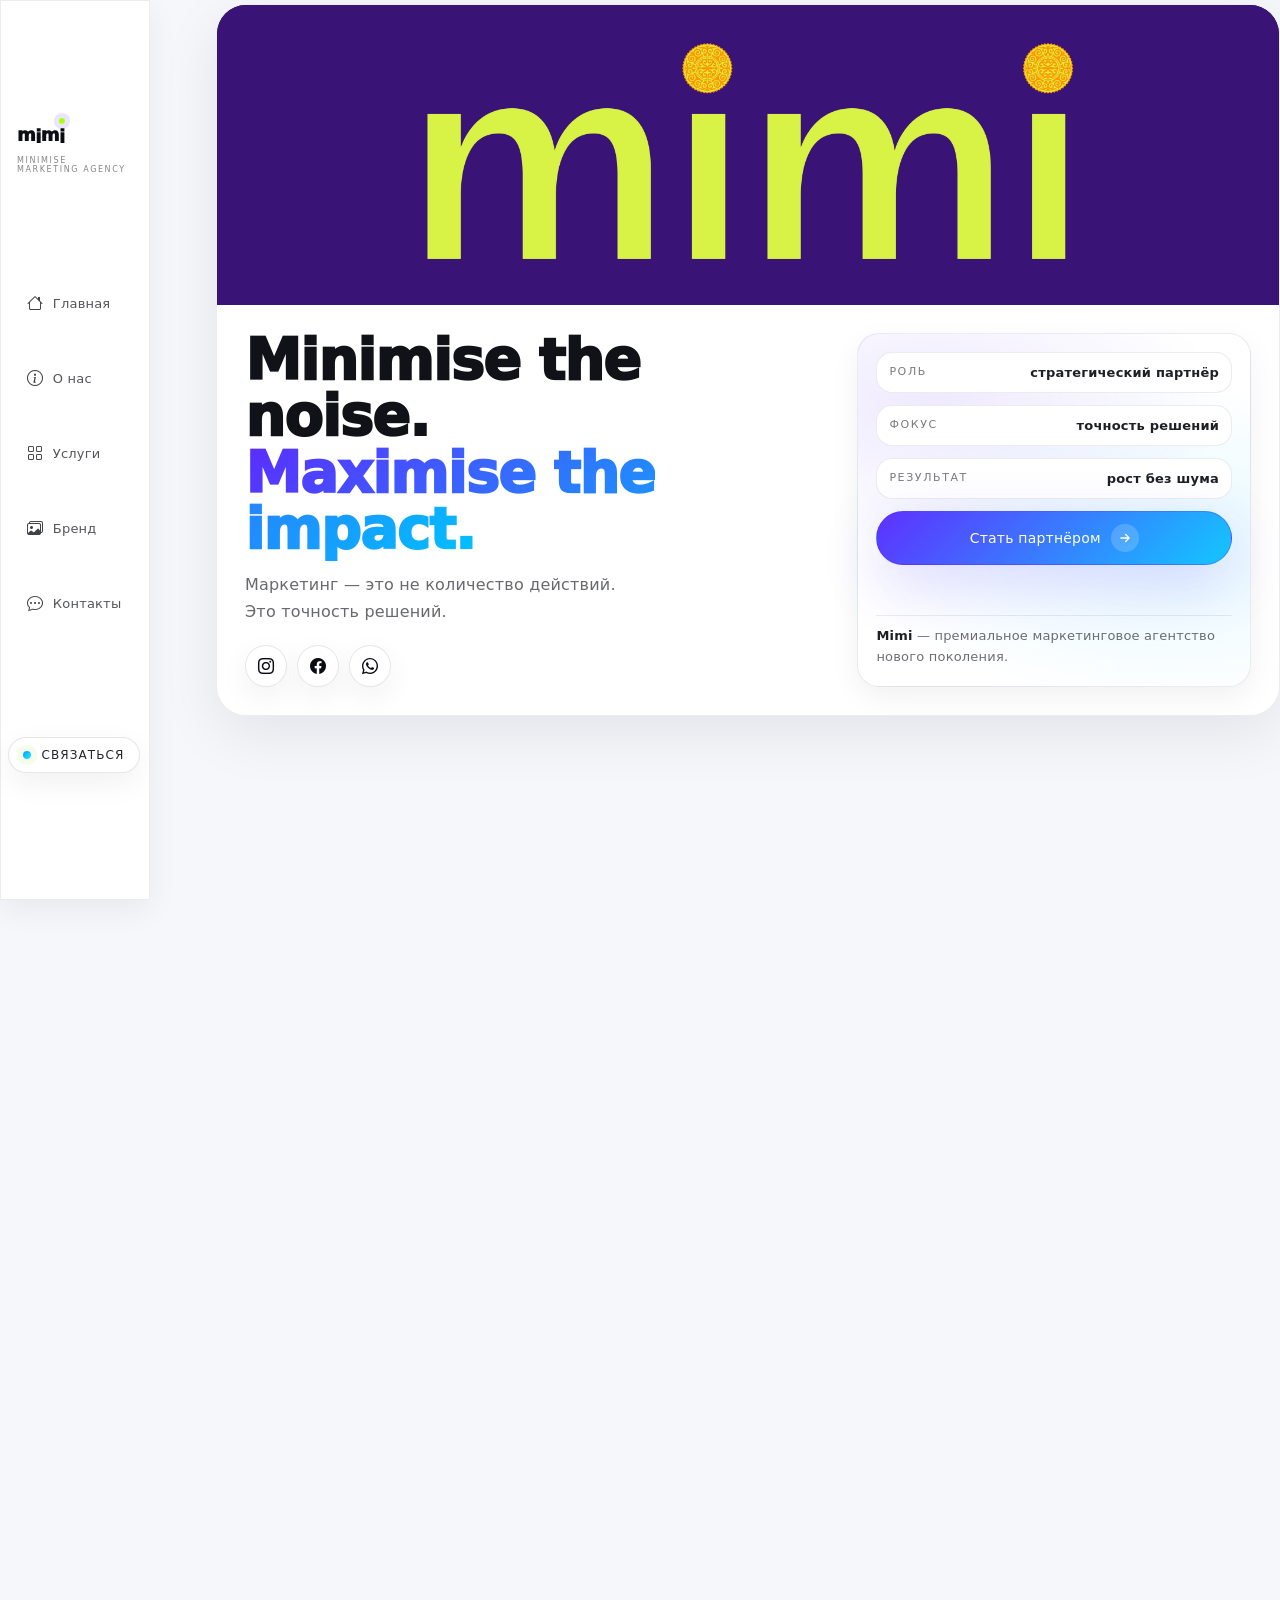
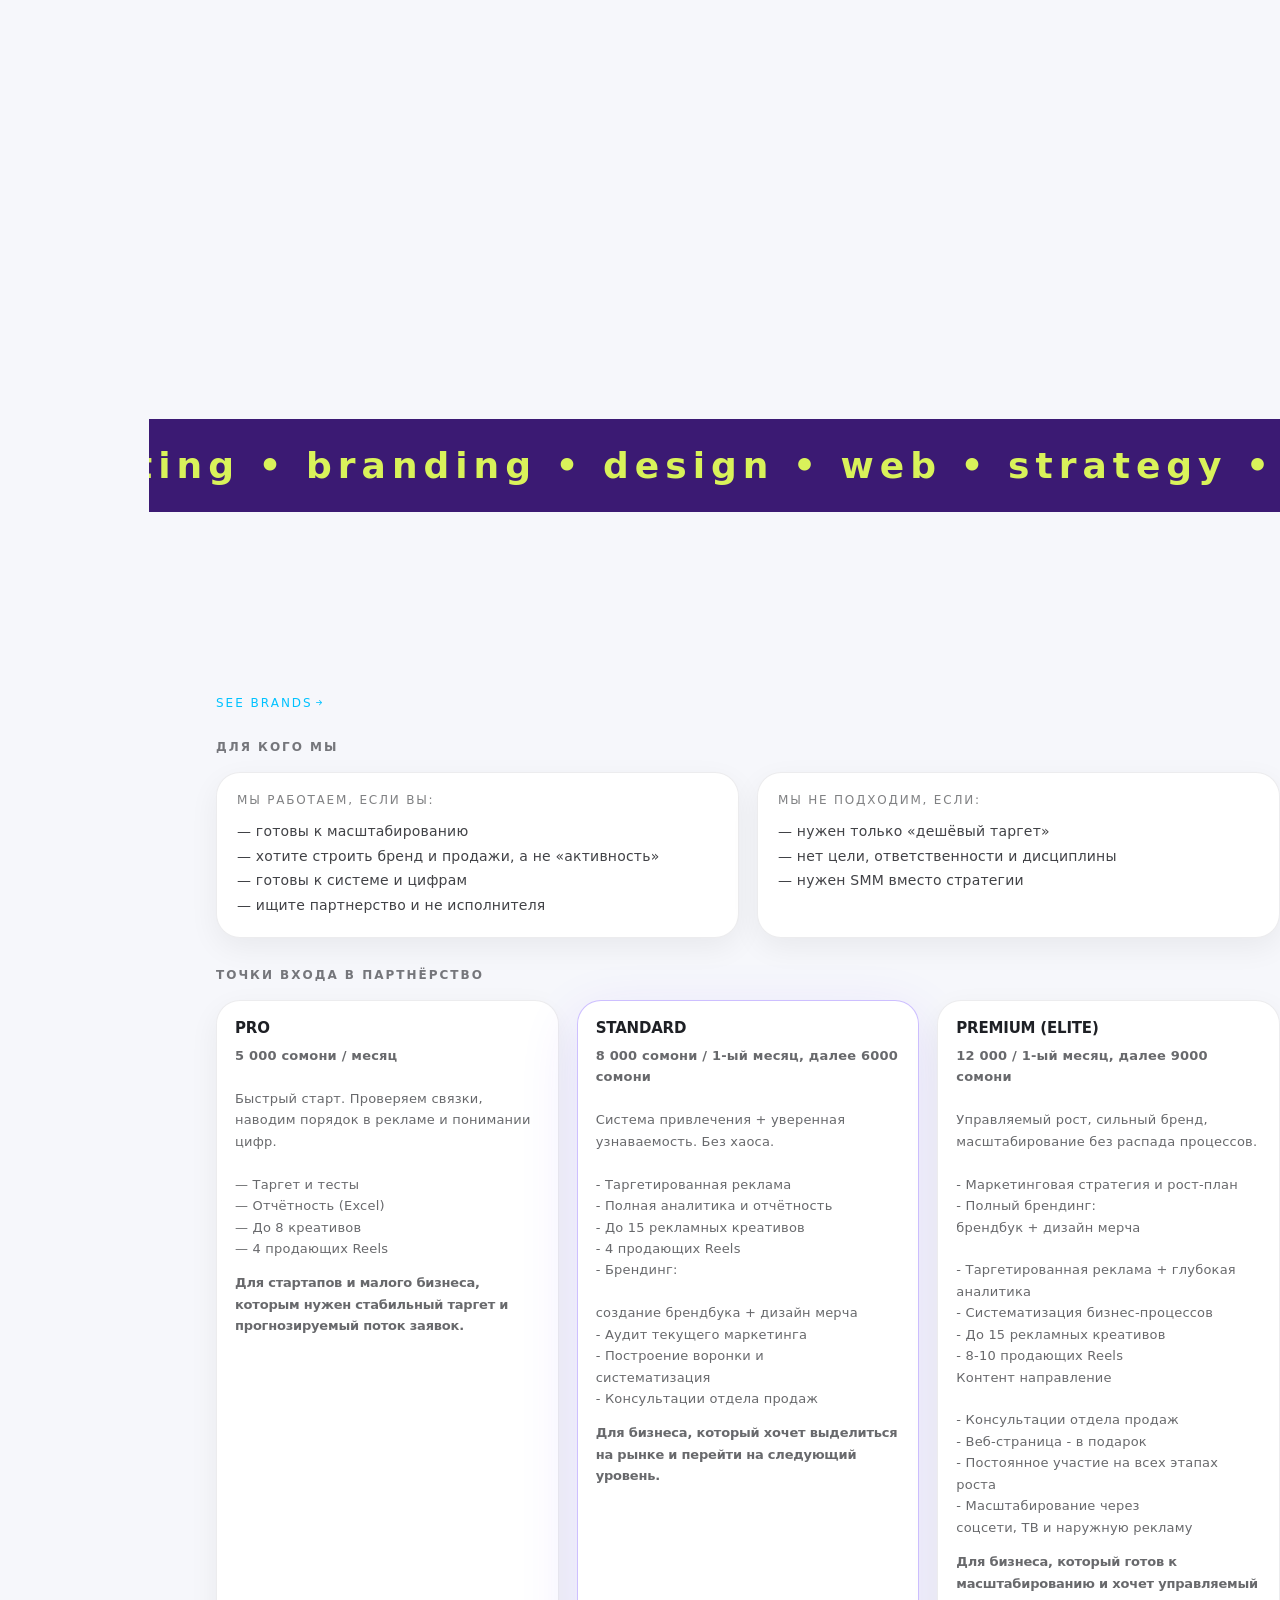
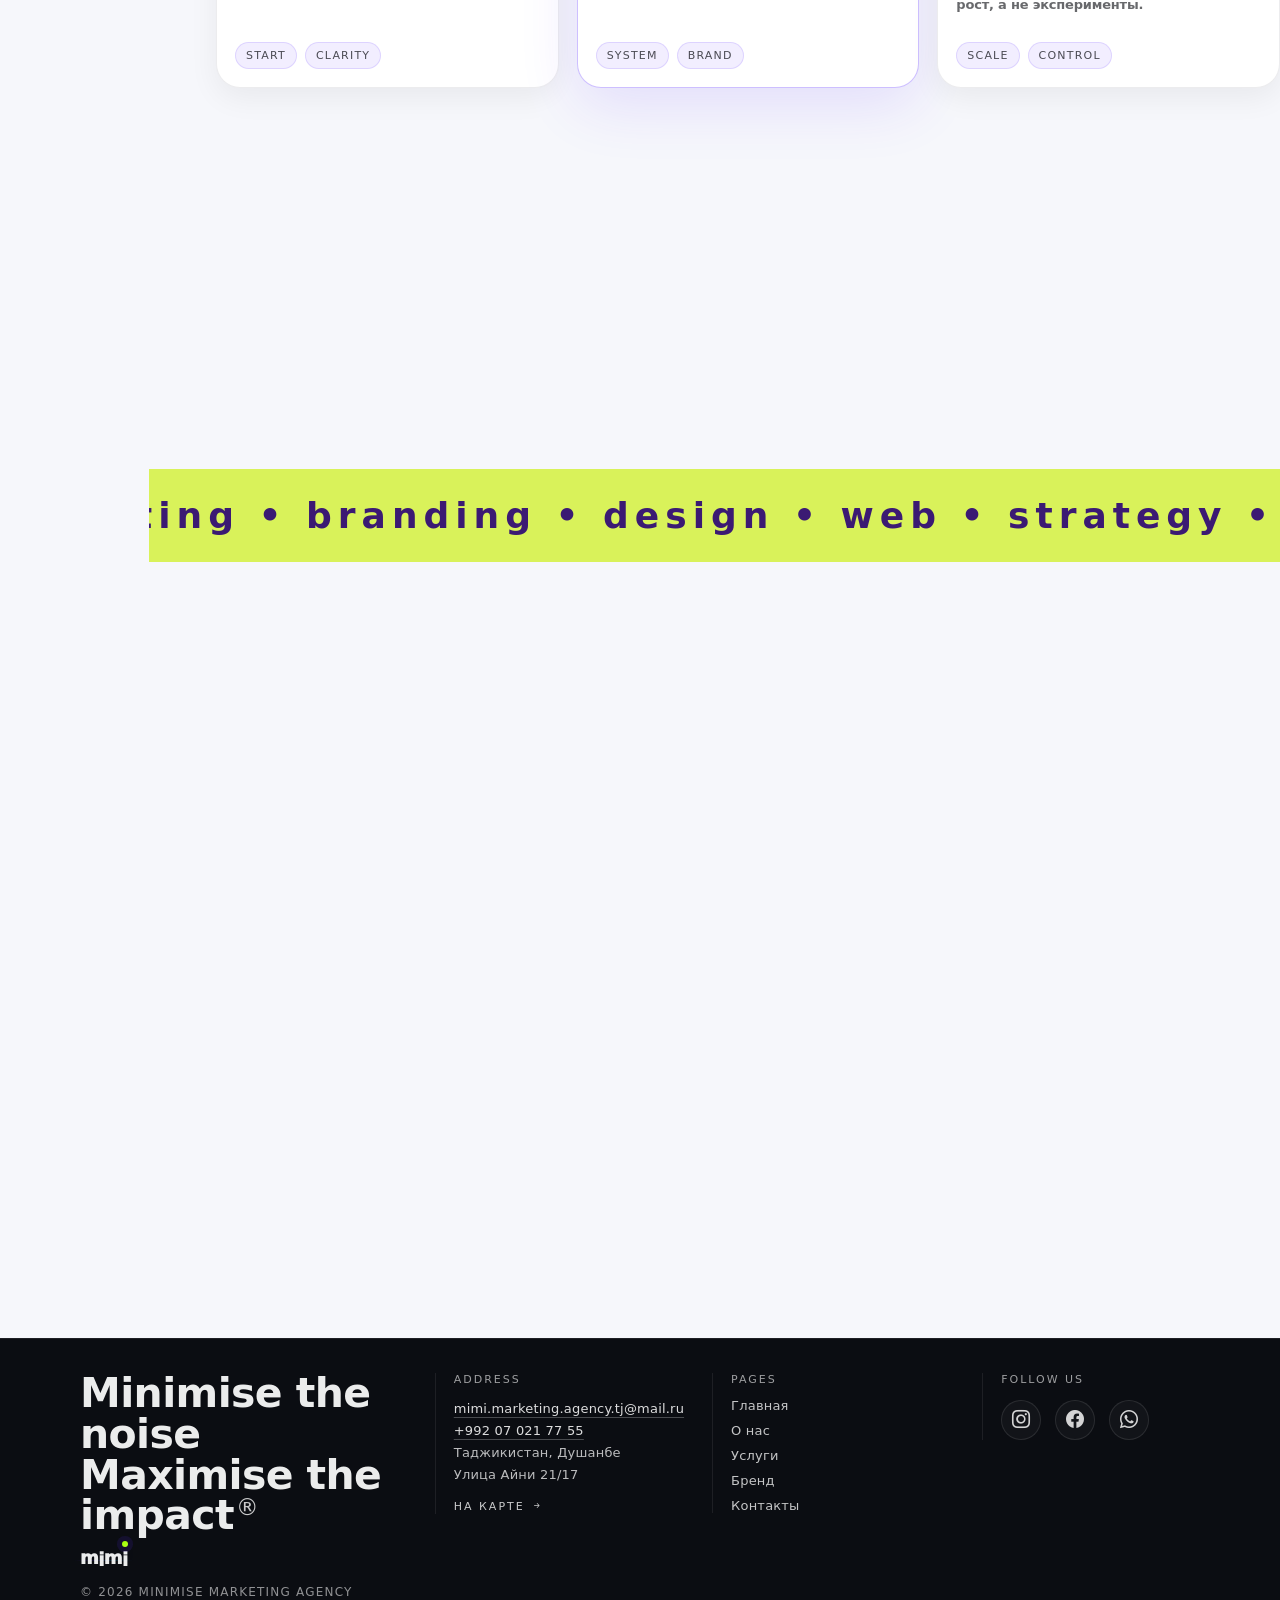
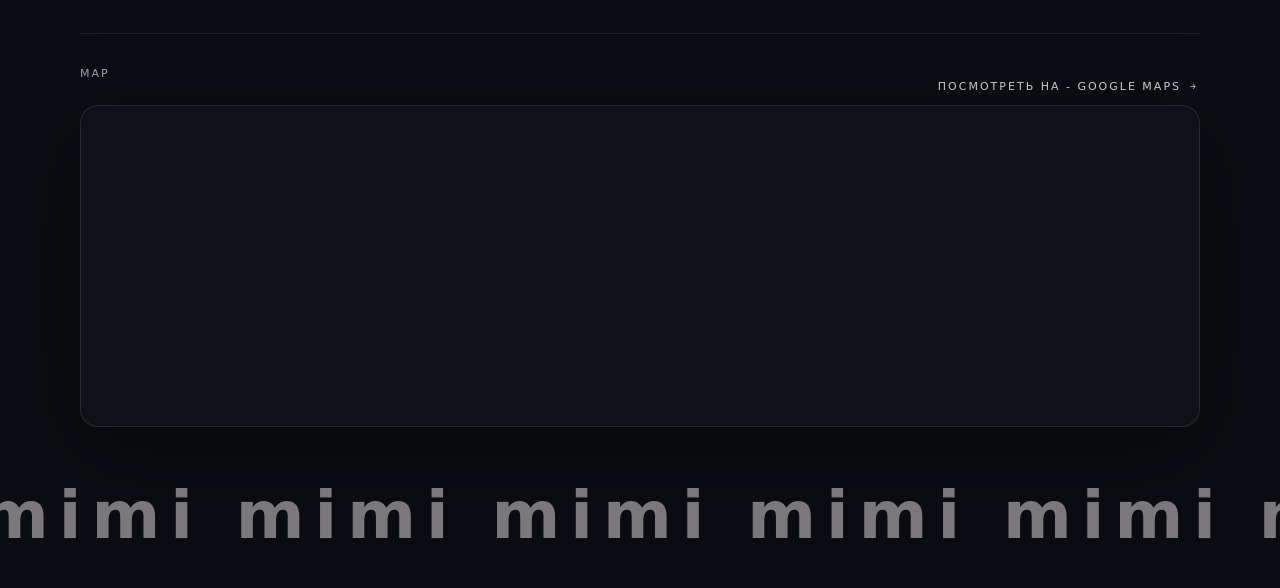
<file: mimi - page/index.html>
<!doctype html>
<html lang="ru">
<head>
  <meta charset="utf-8" />
  <meta name="viewport" content="width=device-width,initial-scale=1" />
  <title>mimi — minimise marketing agency</title>
  <meta name="description" content="mimi — премиальное маркетинговое агентство нового поколения. Minimise the noise. Maximise the impact." />

  <link rel="stylesheet" href="https://cdn.jsdelivr.net/npm/bootstrap-icons@1.11.3/font/bootstrap-icons.min.css" />
  <link rel="stylesheet" href="mimi.css">
</head>

<body>
  <div class="grain"></div>

  <div class="page">

      <aside class="side">
        <div class="side-card">
        <div class="text11">
            <div class="logo logo--mimi" aria-label="mimi">
              <span>m</span><span>i</span><span>m</span><span>i</span>
            </div>

            <div class="side-title">Minimise Marketing Agency</div>
        </div>
        

        <nav class="side-nav">
          <a href="index.html"><i class="bi bi-house" aria-hidden="true"></i><span>Главная</span></a>
          <a href="about.html"><i class="bi bi-info-circle" aria-hidden="true"></i><span>О нас</span></a>
          <a href="services.html"><i class="bi bi-grid" aria-hidden="true"></i><span>Услуги</span></a>
          <a href="work.html"><i class="bi bi-images" aria-hidden="true"></i><span>Бренд</span></a>
          <a href="contact.html"><i class="bi bi-chat-dots" aria-hidden="true"></i><span>Контакты</span></a>
        </nav>

        <div class="side-actions">
          <a class="pill-mini" href="contact.html">
            <span class="dot" aria-hidden="true"></span>
            <span>связаться</span>
          </a>
        </div>
      </div>
      </aside>


    <!-- CONTENT -->
    <main class="content">
      <!-- HERO -->
      <section class="hero">
        <div class="hero-shell card">
          <div class="hero-band" aria-hidden="true" >
            <img src="img/bg1.jpg" alt="" loading="eager" decoding="async">
          </div>

          <div class="hero-body" >
            <div>
              <h1 class="h1">
                Minimise the noise.<br>
                <span class="accent">Maximise the impact.</span>
              </h1>

              <p class="lead">
                Маркетинг — это не количество действий.<br>
                Это точность решений.
              </p>

              <div class="hero-actions">
                <div class="socials" aria-label="Соцсети">
                  <a class="iconbtn" href="https://instagram.com/mimi.agency.tj" target="_blank" rel="noreferrer" aria-label="Instagram">
                    <i class="bi bi-instagram" aria-hidden="true"></i>
                  </a>
                  <a class="iconbtn" href="https://www.facebook.com/profile.php?id=61586084697099" target="_blank" rel="noreferrer" aria-label="Telegram">
                    <i class="bi bi-facebook" aria-hidden="true"></i>
                  </a>
                  <a class="iconbtn" href="https://wa.me/992070217755" target="_blank" rel="noreferrer" aria-label="WhatsApp">
                    <i class="bi bi-whatsapp" aria-hidden="true"></i>
                  </a>
                </div>
              </div>
            </div>

            <aside class="hero-signal" aria-label="Позиционирование Mimi"> 
              <div class="signal-row">
                <div class="k">роль</div>
                <div class="v">стратегический партнёр</div>
              </div>
              <div class="signal-row">
                <div class="k">фокус</div>
                <div class="v">точность решений</div>
              </div>
              <div class="signal-row">
                <div class="k">результат</div>
                <div class="v">рост без шума</div>
              </div>

              <a class="btn btn-primary" href="#contact">
                  Стать партнёром
                  <span class="arrow" aria-hidden="true">
                    <svg width="14" height="14" viewBox="0 0 24 24" fill="none">
                      <path d="M5 12h12" stroke="white" stroke-width="2.2" stroke-linecap="round"/>
                      <path d="M13 6l6 6-6 6" stroke="white" stroke-width="2.2" stroke-linecap="round" stroke-linejoin="round"/>
                    </svg>
                  </span>
                </a>

              <div class="signal-note">
                <b>Mimi</b> — премиальное маркетинговое агентство нового поколения.
              </div>
            </aside>
          </div>
        </div>
      </section>

      <!-- VALUES -->
      <div class="section-head" id="values" data-reveal="zoom">
        <h2 class="section-title">Ценности Mimi</h2>
      </div>

      <section class="grid grid-3" aria-label="Ценности" data-reveal="up" >
        <div class="tile">
          <div>
            <p class="t-title">Точность вместо шума</p>
            <p class="t-sub">Каждое решение должно менять метрику или восприятие. Остальное — лишнее.</p>
          </div>
          <div class="chiprow"><span class="chip">фокус</span><span class="chip">impact</span></div>
        </div>

        <div class="tile">
          <div>
            <p class="t-title">Мышление сильнее инструментов</p>
            <p class="t-sub">Инструменты меняются. Логика, стратегия и вкус — остаются.</p>
          </div>
          <div class="chiprow"><span class="chip">strategy</span><span class="chip">taste</span></div>
        </div>

        <div class="tile">
          <div>
            <p class="t-title">Премиальная планка</p>
            <p class="t-sub">Мы работаем так, будто это наш бренд. Потому что репутация не делится.</p>
          </div>
          <div class="chiprow"><span class="chip">quality</span><span class="chip">details</span></div>
        </div>

        <div class="tile">
          <div>
            <p class="t-title">Результат = репутация</p>
            <p class="t-sub">Кейсы говорят громче обещаний. Мы строим узнаваемость и прибыль.</p>
          </div>
          <div class="chiprow"><span class="chip">cases</span><span class="chip">growth</span></div>
        </div>

        <div class="tile">
          <div>
            <p class="t-title">Партнёрство</p>
            <p class="t-sub">Мы не закрываем задачи. Мы ведём направление и принимаем ответственность.</p>
          </div>
          <div class="chiprow"><span class="chip">long-term</span><span class="chip">trust</span></div>
        </div>

        <div class="tile">
          <div>
            <p class="t-title">Система</p>
            <p class="t-sub">Маркетинг работает, когда всё связано: позиционирование, креатив, продажи, аналитика.</p>
          </div>
          <div class="chiprow"><span class="chip">system</span><span class="chip">control</span></div>
        </div>
      </section>

      <!-- BRAND -->
      <div class="section-head" id="brand" data-reveal="zoom">
        <h2 class="section-title">Mimi brand</h2>
      </div>

      <section id="cases" aria-label="Mimi brand gallery" data-reveal="up">
        <div class="brand-grid">
          <figure class="brand-item tall">
            <img src="img/brand1.jpg" alt="Mimi brand 1" loading="lazy" decoding="async">
          </figure>

          <figure class="brand-item">
            <img src="img/brand2.jpg" alt="Mimi brand 2" loading="lazy" decoding="async">
          </figure>

          <figure class="brand-item">
            <img src="img/brand3.jpg" alt="Mimi brand 3" loading="lazy" decoding="async">
          </figure>

          <figure class="brand-item tall">
            <img src="img/brand4.jpg" alt="Mimi brand 4" loading="lazy" decoding="async">
          </figure>

          <figure class="brand-item tall">
            <img src="img/brand5.jpg" alt="Mimi brand 5" loading="lazy" decoding="async">
          </figure>
        </div>
      </section>

      <!-- X DIAGONAL BRAND -->
<section class="x-diagonal">


  <div class="x-line line-1">
    <div class="x-text">
      mimi • marketing • branding • design • web • strategy • growth •
      mimi • marketing • branding • design • web • strategy • growth •
    </div>
  </div>

</section>

      <div class="section-head" id="brand" data-reveal="zoom">
        <a class="section-a" href="/work.html">see brands<i class="bi bi-arrow-right-short"></i></a>
      </div>

      <div class="lightbox" id="lightbox" aria-hidden="true">
        <button class="lightbox-close" type="button" aria-label="Закрыть">×</button>
        <img class="lightbox-img" alt="">
      </div>

      <!-- WHO -->
      <div class="section-head" id="who" data-reveal>
        <h2 class="section-title">Для кого мы</h2>
      </div>

      <section class="grid grid-2" data-reveal="right">
        <div class="big-block">
          <div class="label">Мы работаем, если вы:</div>
          <div class="text">
            — готовы к масштабированию<br>
            — хотите строить бренд и продажи, а не «активность»<br>
            — готовы к системе и цифрам<br>
            — ищите партнерство и не исполнителя
          </div>
        </div>

        <div class="big-block" data-reveal="left"> 
          <div class="label">Мы не подходим, если:</div>
          <div class="text">
            — нужен только «дешёвый таргет»<br>
            — нет цели, ответственности и дисциплины<br>
            — нужен SMM вместо стратегии
          </div>
        </div>
      </section>

      <!-- TARIFFS -->
      <div class="section-head" id="tariffs" data-reveal="zoom">
        <h2 class="section-title">Точки входа в партнёрство</h2>
      </div>

      <section class="grid grid-3" data-reveal="up">
        <div class="tile">
          <div>
            <p class="t-title">PRO</p>
            <p class="t-sub">
              <b>5 000 сомони / месяц</b><br><br>
              Быстрый старт. Проверяем связки, наводим порядок в рекламе и понимании цифр.<br><br>
              — Таргет и тесты<br>
              — Отчётность (Excel)<br>
              — До 8 креативов<br>
              — 4 продающих Reels
            </p>
            <p class="sub2">
              Для стартапов и малого бизнеса, которым нужен
              стабильный таргет и прогнозируемый поток заявок.
            </p>
          </div>
          <div class="chiprow"><span class="chip">start</span><span class="chip">clarity</span></div>
        </div>

        <div class="tile" style="border-color: rgba(91,44,255,.30); box-shadow: 0 18px 60px rgba(91,44,255,.12);">
          <div>
            <p class="t-title">STANDARD</p>
            <p class="t-sub">
              <b>8 000 сомони / 1-ый месяц, далее 6000 сомони</b><br><br>
              Система привлечения + уверенная узнаваемость. Без хаоса.<br><br>
              - Таргетированная реклама <br>
              - Полная аналитика и отчётность <br>
              - До 15 рекламных креативов<br>
              - 4 продающих Reels<br>
              - Брендинг:<br> <br>
              cоздание брендбука + дизайн
              мерча<br>
              - Аудит текущего маркетинга<br>
              - Построение воронки и<br>
              систематизация<br>
              - Консультации отдела продаж<br>
            </p>
            <p class="sub2">
              Для бизнеса, который хочет выделиться на рынке
              и перейти на следующий уровень.
            </p>
          </div>
          <div class="chiprow"><span class="chip">system</span><span class="chip">brand</span></div>
        </div>

        <div class="tile">
          <div>
            <p class="t-title">PREMIUM (ELITE)</p>
            <p class="t-sub">
              <b>12 000 / 1-ый месяц, далее 9000 сомони</b><br><br>
              Управляемый рост, сильный бренд, масштабирование без распада процессов.<br><br>
              - Маркетинговая стратегия и рост-план <br>
              - Полный брендинг:<br>
              брендбук + дизайн мерча<br> <br>
              - Таргетированная реклама + глубокая
              аналитика<br>
              - Систематизация бизнес-процессов<br>
              - До 15 рекламных креативов<br>
              - 8-10 продающих Reels<br>
              Контент направление<br> <br>
              - Консультации отдела продаж<br>
              - Веб-страница - в подарок<br>
              - Постоянное участие на всех этапах роста<br>
              - Масштабирование через<br>
              соцсети, ТВ и наружную рекламу<br>
            </p>
            <p class="sub2">
              Для бизнеса, который готов к масштабированию
              и хочет управляемый рост, а не эксперименты.
            </p>
          </div>
          <div class="chiprow"><span class="chip">scale</span><span class="chip">control</span></div>
        </div>
      </section>


      <section class="big-block important" style="margin-top: var(--gap);" data-reveal="up">
        <div class="label">Важно:</div>
        <div class="text">
          SMM-ведение не входит, рекламные бюджеты не включены, производство мерча — только дизайн.<br><br>
          Брендинг мерч - 4000 <br>
          Веб страницы от 999 сомони <br>
          Консультации отдела продаж от 800 сомони
        </div>
      </section>


      <!-- X DIAGONAL BRAND -->
<section class="x-diagonal">

  <div class="x-line line-2">
    <div class="x-text">
      mimi • marketing • branding • design • web • strategy • growth •
      mimi • marketing • branding • design • web • strategy • growth •
    </div>
  </div>

</section>

      <!-- FAQ -->
<div class="section-head" data-reveal="zoom">
  <h2 class="section-title">Часто задаваемые вопросы</h2>
</div>

<section class="faq-section" data-reveal="up">

  <details class="faq-item">
    <summary>Сколько стоят ваши услуги?</summary>
    <p>
      Стоимость услуг зависит от выбранного тарифа и набора дополнительных услуг.
      Итоговая цена формируется после обсуждения задач, целей проекта и объёма работ.
    </p>
  </details>

  <details class="faq-item">
    <summary>Вы занимаетесь SMM-ведением?</summary>
    <p>
      Нет, SMM-ведение не входит в перечень наших услуг и обязанностей.
    </p>
  </details>

  <details class="faq-item">
    <summary>Делаете ли вы сайты «под ключ»?</summary>
    <p>
      Да, мы разрабатываем сайты «под ключ» на основе фронтенда.
      Проекты со сложным бэкендом на данный момент не выполняем.
    </p>
  </details>

  <details class="faq-item">
    <summary>Какие услуги вы предлагаете?</summary>
    <p>
      Мы работаем комплексно — от стратегии до реализации:
      <br><br>
      — Стратегия и позиционирование<br>
      — Брендинг и дизайн<br>
      — Реклама (таргет, ТВ, наружная реклама)<br>
      — Продакшн<br>
      — Сайты и консультации отдела продаж
    </p>
  </details>

  <details class="faq-item">
    <summary>Как происходит оплата?</summary>
    <p>
      Оплата производится электронным способом до начала выполнения работ.
    </p>
  </details>

  <details class="faq-item">
    <summary>Можно ли вносить изменения после создания сайта?</summary>
    <p>
      Да, предусмотрено до 3 правок.
      Каждая правка должна быть сформулирована одним предложением с чётким описанием.
    </p>
  </details>

  <details class="faq-item">
    <summary>Есть ли гарантии по таргетированной рекламе?</summary>
    <p>
      Гарантии не предоставляются. Результат зависит от ниши, бюджета,
      конкуренции, сезонности, алгоритмов платформ и поведения аудитории.
      <br><br>
      Мы обеспечиваем профессиональную настройку, аналитику и оптимизацию.
    </p>
  </details>

</section>


    </main>
  </div>

  <!-- FOOTER (dark, clean) -->
<footer class="mimi-footer" role="contentinfo">
  <div class="mimi-footer__inner">
    <!-- LEFT -->
    <div class="mimi-footer__brand">
      <div class="mimi-footer__headline">
        Minimise the noise <br>
        Maximise the <br>  
        impact<span class="mimi-footer__reg">®</span>
      </div>

      <div class="mimi-footer__logo" aria-label="mimi">
        <div class="logo logo--mimi">
          <span>m</span><span>i</span><span>m</span><span>i</span>
        </div>
      </div>

      <div class="mimi-footer__copy">
        © <span id="year"></span> MINIMISE MARKETING AGENCY
      </div>
    </div>

    <!-- ADDRESS -->
    <div class="mimi-footer__col">
      <div class="mimi-footer__title">ADDRESS</div>

      <div class="mimi-footer__lines">
        <a class="mimi-footer__link" href="mailto:mimi.marketing.agency.tj@mail.ru">mimi.marketing.agency.tj@mail.ru</a><br>
        <a class="mimi-footer__link" href="https://wa.me/000000000000" target="_blank" rel="noreferrer">+992 07 021 77 55</a><br>
        Таджикистан, Душанбе<br>
        Улица Айни 21/17
      </div>

      <a class="mimi-footer__maplink"
         href="https://www.google.com/maps?q=%D0%A2%D0%B0%D0%B4%D0%B6%D0%B8%D0%BA%D0%B8%D1%81%D1%82%D0%B0%D0%BD%2C%20%D0%94%D1%83%D1%88%D0%B0%D0%BD%D0%B1%D0%B5%2C%20%D0%A3%D0%BB%D0%B8%D1%86%D0%B0%20%D0%90%D0%B9%D0%BD%D0%B8%2021%2F17"
         target="_blank" rel="noreferrer">
        НА КАРТЕ <i class="bi bi-arrow-right-short" aria-hidden="true"></i>
      </a>
    </div>

    <!-- PAGES -->
    <div class="mimi-footer__col">
      <div class="mimi-footer__title">PAGES</div>
      <nav class="mimi-footer__nav" aria-label="Навигация в футере">
        <a href="index.html">Главная</a>
        <a href="about.html">О нас</a>
        <a href="services.html">Услуги</a>
        <a href="work.html">Бренд</a>
        <a href="contact.html">Контакты</a>
      </nav>
    </div>

    <!-- SOCIAL -->
    <div class="mimi-footer__col mimi-footer__col--right">
      <div class="mimi-footer__title">FOLLOW US</div>

      <div class="mimi-footer__socials" aria-label="Социальные сети">
        <a class="mimi-footer__social" href="https://instagram.com/mimi.agency.tj" target="_blank" rel="noreferrer" aria-label="Instagram">
          <i class="bi bi-instagram" aria-hidden="true"></i>
        </a>
        <a class="mimi-footer__social" href="https://www.facebook.com/profile.php?id=61586084697099" target="_blank" rel="noreferrer" aria-label="Facebook">
          <i class="bi bi-facebook" aria-hidden="true"></i>
        </a>
        <a class="mimi-footer__social" href="https://wa.me/992070217755" target="_blank" rel="noreferrer" aria-label="WhatsApp">
          <i class="bi bi-whatsapp" aria-hidden="true"></i>
        </a>
      </div>
    </div>
  </div>

  <!-- MAP (same dark section, under footer) -->
  <div class="mimi-footer__mapwrap" aria-label="Карта">
    <div class="mimi-footer__maphead">
      <div class="mimi-footer__title">MAP</div>
      <a class="mimi-footer__maplink"
         href="https://www.google.com/maps?q=%D0%A2%D0%B0%D0%B4%D0%B6%D0%B8%D0%BA%D0%B8%D1%81%D1%82%D0%B0%D0%BD%2C%20%D0%94%D1%83%D1%88%D0%B0%D0%BD%D0%B1%D0%B5%2C%20%D0%A3%D0%BB%D0%B8%D1%86%D0%B0%20%D0%90%D0%B9%D0%BD%D0%B8%2021%2F17"
         target="_blank" rel="noreferrer">
        ПОСМОТРЕТЬ НА - GOOGLE MAPS <i class="bi bi-arrow-right-short" aria-hidden="true"></i>
      </a>
    </div>

    <div class="mimi-footer__map">
      <iframe
        title="mimi — Таджикистан, Душанбе, Улица Айни 21/17"
        loading="lazy"
        referrerpolicy="no-referrer-when-downgrade"
        src="https://www.google.com/maps?q=%D0%A2%D0%B0%D0%B4%D0%B6%D0%B8%D0%BA%D0%B8%D1%81%D1%82%D0%B0%D0%BD%2C%20%D0%94%D1%83%D1%88%D0%B0%D0%BD%D0%B1%D0%B5%2C%20%D0%A3%D0%BB%D0%B8%D1%86%D0%B0%20%D0%90%D0%B9%D0%BD%D0%B8%2021%2F17&output=embed">
      </iframe>
    </div>

        <div class="mimi-wall" aria-hidden="true">
      <span>mimi mimi mimi mimi mimi mimi mimi mimi mimi mimi mimi mimi mimi mimi mimi mimi </span>
      <span>mimi mimi mimi mimi mimi mimi mimi mimi mimi mimi mimi mimi mimi mimi mimi mimi </span>
    </div>
  </div>
</footer>

<!-- year -->
<script>
  document.getElementById('year')?.append(new Date().getFullYear());
</script>



  <!-- MOBILE BOTTOM NAV -->
  <nav class="bottom-nav" data-nav="bottom" aria-label="Нижнее меню">
    <div class="wrap">
      <a class="bnav-link" href="index.html" aria-label="Главная"><i class="bi bi-house" aria-hidden="true"></i><p>Главная</p></a>
      <a class="bnav-link" href="about.html" aria-label="О нас"><i class="bi bi-info-circle" aria-hidden="true"></i><p>О нас</p></a>
      <a class="bnav-link" href="services.html" aria-label="Услуги"><i class="bi bi-grid" aria-hidden="true"></i><p>Услуги</p></a>
      <a class="bnav-link" href="work.html" aria-label="Бренд"><i class="bi bi-images" aria-hidden="true"></i><p>Бренд</p></a>
      <a class="bnav-link" href="contact.html" aria-label="Контакты"><i class="bi bi-chat-dots" aria-hidden="true"></i><p>Контакты</p></a>
    </div>
  </nav>


  <script src="reveal.js"></script>
</body>
</html>
</file>
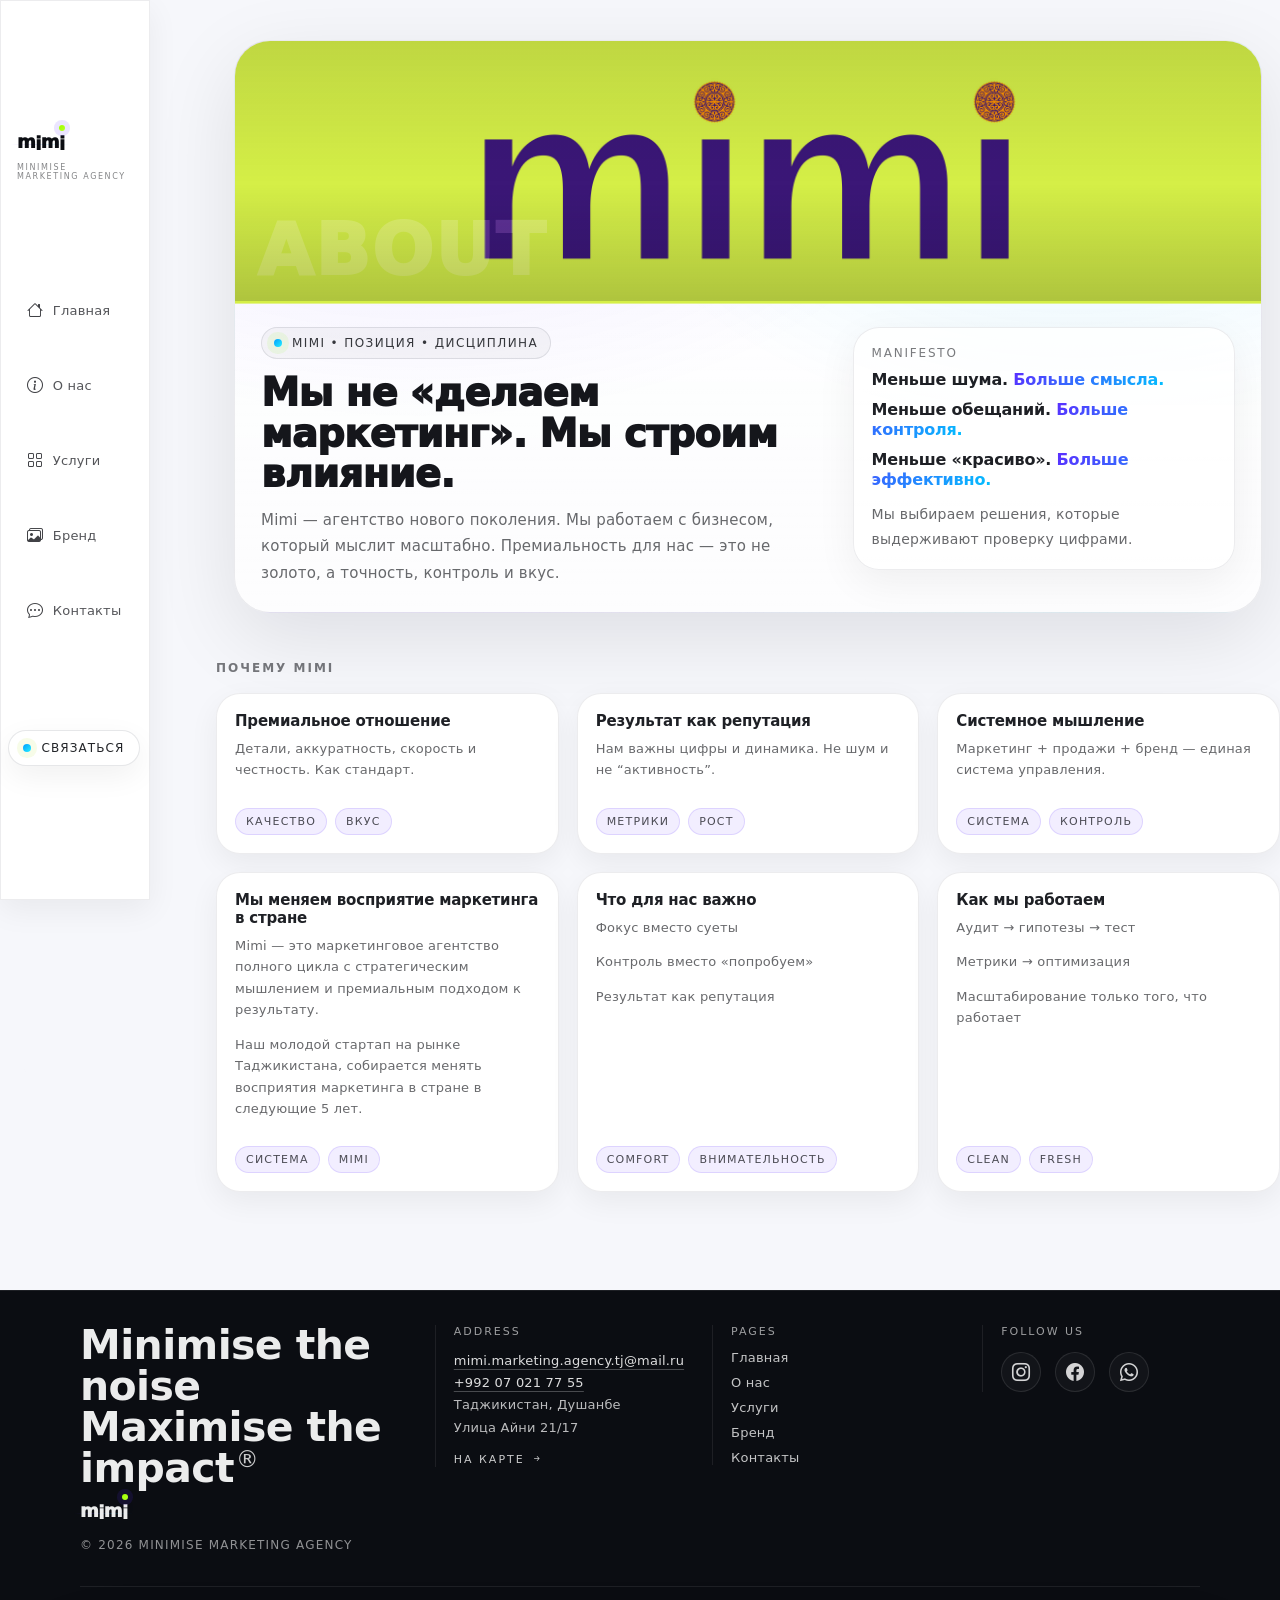
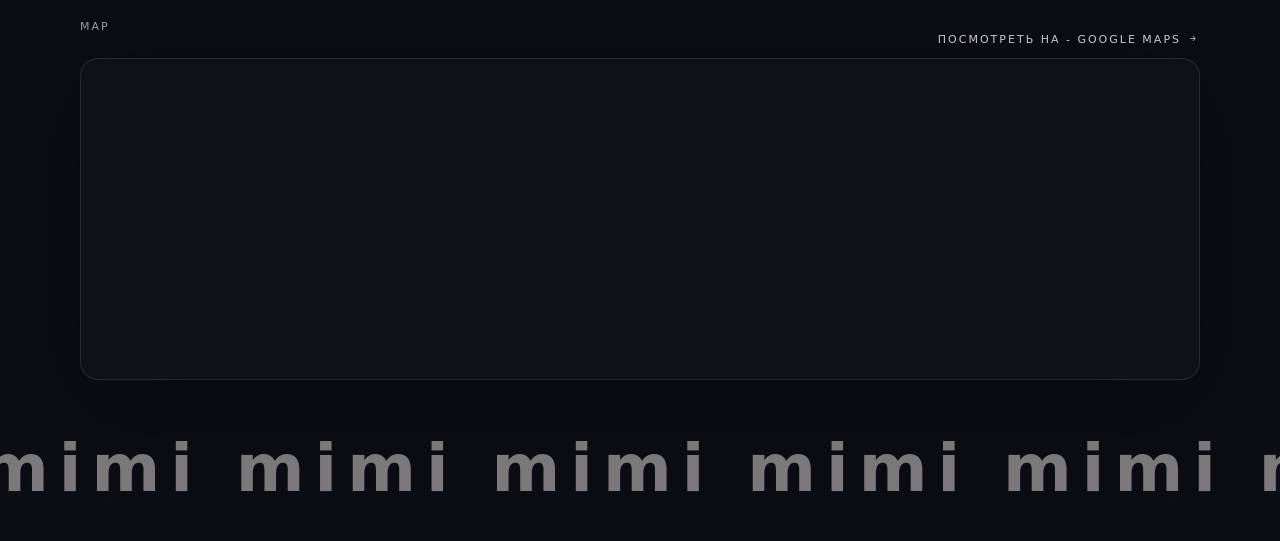
<file: mimi - page/about.html>
<!doctype html>
<html lang="ru">
<head>
  <meta charset="utf-8" />
  <meta name="viewport" content="width=device-width,initial-scale=1" />
  <title>О нас — mimi</title>
  <meta name="description" content="mimi — агентство нового поколения. Премиальное отношение. Результат как репутация." />
  <link rel="stylesheet" href="mimi.css">
  <link rel="stylesheet" href="https://cdn.jsdelivr.net/npm/bootstrap-icons@1.11.3/font/bootstrap-icons.min.css" />

  <style>
    :root{
        --navH: 64px;
      --page-accent: rgba(91,44,255,.10);
      --page-accent2: rgba(0,194,255,.10);
    }

    .content{
      min-width: 0;
      padding: 22px 0 70px;}
    
    .page-hero{
      padding: 18px;
    }
    .page-hero .shell{
      border-radius: 36px;
      border: 1px solid rgba(15,23,42,.08);
      box-shadow: 0 24px 80px rgba(2,6,23,.10);
      overflow:hidden;
      background:
        radial-gradient(900px 520px at 18% 12%, var(--page-accent), transparent 60%),
        radial-gradient(760px 460px at 82% 18%, var(--page-accent2), transparent 62%),
        linear-gradient(180deg, rgba(255,255,255,.92), rgba(255,255,255,.72));
    }
    .page-hero .band{
      position:relative;
      min-height: 260px;
      background: #e9edf7;
    }
    .page-hero .band img{
      position:absolute; inset:0;
      width:100%; height:100%;
      object-fit: cover;
      object-position: center 44%;
      transform: scale(1.02);
      filter: saturate(1.03) contrast(1.02);
    }
    .page-hero .band::after{
      content:"";
      position:absolute; inset:0;
      background: linear-gradient(180deg, rgba(2,6,23,.10), rgba(2,6,23,.00) 55%, rgba(2,6,23,.18));
      pointer-events:none;
    }
    .page-hero .water{
      position:absolute; inset:0;
      display:flex; align-items:flex-end;
      padding: 18px 22px;
      pointer-events:none;
      mix-blend-mode: soft-light;
    }
    .page-hero .water span{
      font-size: clamp(34px, 6vw, 72px);
      font-weight: 950;
      letter-spacing: 2px;
      text-transform: uppercase;
      color: rgba(255,255,255,.55);
      line-height: .9;
      white-space: nowrap;
    }
    .page-hero .body{
      padding: 26px;
      display:grid;
      grid-template-columns: 1.2fr .8fr;
      gap: 18px;
      align-items:start;
    }
    .page-hero h1{
      margin:0;
      font-size: clamp(28px, 3.0vw, 48px);
      line-height: 1.06;
      letter-spacing: -0.6px;
      font-weight: 950;
      color: rgba(11,13,18,.96);
    }
    .page-hero p{
      margin: 12px 0 0;
      color: rgba(11,13,18,.62);
      line-height: 1.75;
      font-size: 15px;
      max-width: 62ch;
    }
    .manifesto{
      border-radius: 26px;
      border: 1px solid rgba(15,23,42,.08);
      background: rgba(255,255,255,.78);
      box-shadow: 0 12px 40px rgba(2,6,23,.06);
      padding: 18px;
    }
    .manifesto .cap{
      font-size: 12px;
      letter-spacing: 1.8px;
      text-transform: uppercase;
      color: rgba(11,13,18,.55);
      margin-bottom: 10px;
    }
    .manifesto .line{
      font-weight: 900;
      letter-spacing:-.2px;
      color: rgba(11,13,18,.92);
      line-height: 1.25;
      margin: 10px 0;
    }
    .manifesto .line b{
      background: linear-gradient(135deg, #5b2cff, #00c2ff);
      -webkit-background-clip:text;
      background-clip:text;
      color: transparent;
    }
    .split{
      margin-top: 22px;
      display:grid;
      grid-template-columns: 1fr 1fr;
      gap: 14px;
    }
    .pane{
      border-radius: 22px;
      border: 1px solid rgba(15,23,42,.08);
      background: rgba(255,255,255,.72);
      box-shadow: 0 12px 34px rgba(2,6,23,.05);
      padding: 18px;
    }
    .pane h3{
      margin:0;
      font-size: 12px;
      letter-spacing: 1.8px;
      text-transform: uppercase;
      color: rgba(11,13,18,.82);
    }
    .pane ul{
      margin: 10px 0 0 18px;
      padding: 0;
      color: rgba(11,13,18,.62);
      line-height:1.8;
      font-size: 14px;
    }

   @media (max-width: 860px){
  .pane h3, ul , li{font-size: 8px;}
  .body.body1{
    display: flex;
    flex-direction: column;
  }
  }

  </style>
</head>

<body>
<div class="page">
  <div class="grain"></div>
    <!-- LEFT SIDEBAR (desktop) -->
    <aside class="side" aria-label="Основная навигация">
      <div class="side-card">
        <div class="text11">
          <div class="logo logo--mimi" aria-label="mimi">
              <span>m</span><span>i</span><span>m</span><span>i</span>
            </div>
          <div class="side-title">Minimise Marketing Agency</div>
        </div>
        

        <nav class="side-nav">
          <a href="index.html"><i class="bi bi-house" aria-hidden="true"></i><span>Главная</span></a>
          <a href="about.html" aria-current="page"><i class="bi bi-info-circle" aria-hidden="true"></i><span>О нас</span></a>
          <a href="services.html"><i class="bi bi-grid" aria-hidden="true"></i><span>Услуги</span></a>
          <a href="work.html"><i class="bi bi-images" aria-hidden="true"></i><span>Бренд</span></a>
          <a href="contact.html"><i class="bi bi-chat-dots" aria-hidden="true"></i><span>Контакты</span></a>
        </nav>

        <a class="pill-mini" href="contact.html">
          <span class="dot" aria-hidden="true"></span>
          <span>связаться</span>
        </a>
      </div>
    </aside>


  <main class="content">
    <section class="page-hero">
      <div class="shell">
        <div class="band" aria-hidden="true">
          <img src="img/bg2.jpg" alt="" loading="eager" decoding="async">
          <div class="water"><span>ABOUT</span></div>
        </div>

        <div class="body body1">
          <div>
            <div class="kicker"><i aria-hidden="true"></i> mimi • позиция • дисциплина</div>
            <h1>Мы не «делаем маркетинг». Мы <span class="accent">строим влияние</span>.</h1>
            <p>
              Mimi — агентство нового поколения. Мы работаем с бизнесом, который мыслит масштабно.
              Премиальность для нас — это не золото, а точность, контроль и вкус.
            </p>
          </div>

          <aside class="manifesto">
            <div class="cap">Manifesto</div>
            <div class="line">Меньше шума. <b>Больше смысла.</b></div>
            <div class="line">Меньше обещаний. <b>Больше контроля.</b></div>
            <div class="line">Меньше «красиво». <b>Больше эффективно.</b></div>
            <p style="margin:12px 0 0;color:rgba(11,13,18,.62);line-height:1.75;font-size:14px;">
              Мы выбираем решения, которые выдерживают проверку цифрами.
            </p>
          </aside>
        </div>
      </div>
    </section>

    

    <div class="section-head" data-reveal="zoom">
      <h2 class="section-title">Почему Mimi</h2>
    </div>

    <section class="grid grid-3" data-reveal="up">
      <div class="tile">
        <div>
          <p class="t-title">Премиальное отношение</p>
          <p class="t-sub">Детали, аккуратность, скорость и честность. Как стандарт.</p>
        </div>
        <div class="chiprow"><span class="chip">качество</span><span class="chip">вкус</span></div>
      </div>

      <div class="tile">
        <div>
          <p class="t-title">Результат как репутация</p>
          <p class="t-sub">Нам важны цифры и динамика. Не шум и не “активность”.</p>
        </div>
        <div class="chiprow"><span class="chip">метрики</span><span class="chip">рост</span></div>
      </div>

      <div class="tile">
        <div>
          <p class="t-title">Системное мышление</p>
          <p class="t-sub">Маркетинг + продажи + бренд — единая система управления.</p>
        </div>
        <div class="chiprow"><span class="chip">система</span><span class="chip">контроль</span></div>
      </div>

      <div class="tile activespan">
        <div>
          <p class="t-title">Мы меняем восприятие маркетинга в стране</p>
          <p class="t-sub">Mimi — это маркетинговое агентство полного цикла с стратегическим мышлением и премиальным подходом к результату.</p>
          <p class="t-sub">Наш молодой стартап на рынке Таджикистана,  собирается менять восприятия маркетинга в стране в следующие 5 лет.</p>
        </div>
        <div class="chiprow"><span class="chip">система</span><span class="chip">mimi</span></div>
      </div>

       <div class="tile">
        <div>
          <p class="t-title">Что для нас важно</p>
          <p class="t-sub">Фокус вместо суеты</p>
          <p class="t-sub">Контроль вместо «попробуем»</p>
          <p class="t-sub">Результат как репутация</p>
        </div>
        <div class="chiprow"><span class="chip">comfort</span><span class="chip">внимательность</span></div>
      </div>

      <div class="tile">
        <div>
          <p class="t-title">Как мы работаем</p>
          <p class="t-sub">Аудит → гипотезы → тест</p>
          <p class="t-sub">Метрики → оптимизация</p>
          <p class="t-sub">Масштабирование только того, что работает</p>
        </div>
        <div class="chiprow"><span class="chip">clean</span><span class="chip">fresh</span></div>
      </div>
    </section>

    
  </main>


  </div>



  <nav class="bottom-nav" data-nav="bottom" aria-label="Нижнее меню">
    <div class="wrap">
      <a class="bnav-link" href="index.html" aria-label="Главная"><i class="bi bi-house" aria-hidden="true"></i><p>Главная</p></a>
      <a class="bnav-link" href="about.html" aria-label="О нас"><i class="bi bi-info-circle" aria-hidden="true"></i><p>О нас</p></a>
      <a class="bnav-link" href="services.html" aria-label="Услуги"><i class="bi bi-grid" aria-hidden="true"></i><p>Услуги</p></a>
      <a class="bnav-link" href="work.html" aria-label="Бренд"><i class="bi bi-images" aria-hidden="true"></i><p>Бренд</p></a>
      <a class="bnav-link" href="contact.html" aria-label="Контакты"><i class="bi bi-chat-dots" aria-hidden="true"></i><p>Контакты</p></a>
    </div>
  </nav>

    <!-- FOOTER (dark, clean) -->
<footer class="mimi-footer" role="contentinfo">
  <div class="mimi-footer__inner">
    <!-- LEFT -->
    <div class="mimi-footer__brand">
      <div class="mimi-footer__headline">
        Minimise the noise <br>
        Maximise the <br>  
        impact<span class="mimi-footer__reg">®</span>
      </div>

      <div class="mimi-footer__logo" aria-label="mimi">
        <div class="logo logo--mimi">
          <span>m</span><span>i</span><span>m</span><span>i</span>
        </div>
      </div>

      <div class="mimi-footer__copy">
        © <span id="year"></span> MINIMISE MARKETING AGENCY
      </div>
    </div>

    <!-- ADDRESS -->
    <div class="mimi-footer__col">
      <div class="mimi-footer__title">ADDRESS</div>

      <div class="mimi-footer__lines">
        <a class="mimi-footer__link" href="mailto:mimi.marketing.agency.tj@mail.ru">mimi.marketing.agency.tj@mail.ru</a><br>
        <a class="mimi-footer__link" href="https://wa.me/000000000000" target="_blank" rel="noreferrer">+992 07 021 77 55</a><br>
        Таджикистан, Душанбе<br>
        Улица Айни 21/17
      </div>

      <a class="mimi-footer__maplink"
         href="https://www.google.com/maps?q=%D0%A2%D0%B0%D0%B4%D0%B6%D0%B8%D0%BA%D0%B8%D1%81%D1%82%D0%B0%D0%BD%2C%20%D0%94%D1%83%D1%88%D0%B0%D0%BD%D0%B1%D0%B5%2C%20%D0%A3%D0%BB%D0%B8%D1%86%D0%B0%20%D0%90%D0%B9%D0%BD%D0%B8%2021%2F17"
         target="_blank" rel="noreferrer">
        НА КАРТЕ <i class="bi bi-arrow-right-short" aria-hidden="true"></i>
      </a>
    </div>

    <!-- PAGES -->
    <div class="mimi-footer__col">
      <div class="mimi-footer__title">PAGES</div>
      <nav class="mimi-footer__nav" aria-label="Навигация в футере">
        <a href="index.html">Главная</a>
        <a href="about.html">О нас</a>
        <a href="services.html">Услуги</a>
        <a href="work.html">Бренд</a>
        <a href="contact.html">Контакты</a>
      </nav>
    </div>

    <!-- SOCIAL -->
    <div class="mimi-footer__col mimi-footer__col--right">
      <div class="mimi-footer__title">FOLLOW US</div>

      <div class="mimi-footer__socials" aria-label="Социальные сети">
        <a class="mimi-footer__social" href="https://instagram.com/mimi.agency.tj" target="_blank" rel="noreferrer" aria-label="Instagram">
          <i class="bi bi-instagram" aria-hidden="true"></i>
        </a>
        <a class="mimi-footer__social" href="https://www.facebook.com/profile.php?id=61586084697099" target="_blank" rel="noreferrer" aria-label="Facebook">
          <i class="bi bi-facebook" aria-hidden="true"></i>
        </a>
        <a class="mimi-footer__social" href="https://wa.me/992070217755" target="_blank" rel="noreferrer" aria-label="WhatsApp">
          <i class="bi bi-whatsapp" aria-hidden="true"></i>
        </a>
      </div>
    </div>
  </div>

  <!-- MAP (same dark section, under footer) -->
  <div class="mimi-footer__mapwrap" aria-label="Карта">
    <div class="mimi-footer__maphead">
      <div class="mimi-footer__title">MAP</div>
      <a class="mimi-footer__maplink"
         href="https://www.google.com/maps?q=%D0%A2%D0%B0%D0%B4%D0%B6%D0%B8%D0%BA%D0%B8%D1%81%D1%82%D0%B0%D0%BD%2C%20%D0%94%D1%83%D1%88%D0%B0%D0%BD%D0%B1%D0%B5%2C%20%D0%A3%D0%BB%D0%B8%D1%86%D0%B0%20%D0%90%D0%B9%D0%BD%D0%B8%2021%2F17"
         target="_blank" rel="noreferrer">
        ПОСМОТРЕТЬ НА - GOOGLE MAPS <i class="bi bi-arrow-right-short" aria-hidden="true"></i>
      </a>
    </div>

    <div class="mimi-footer__map">
      <iframe
        title="mimi — Таджикистан, Душанбе, Улица Айни 21/17"
        loading="lazy"
        referrerpolicy="no-referrer-when-downgrade"
        src="https://www.google.com/maps?q=%D0%A2%D0%B0%D0%B4%D0%B6%D0%B8%D0%BA%D0%B8%D1%81%D1%82%D0%B0%D0%BD%2C%20%D0%94%D1%83%D1%88%D0%B0%D0%BD%D0%B1%D0%B5%2C%20%D0%A3%D0%BB%D0%B8%D1%86%D0%B0%20%D0%90%D0%B9%D0%BD%D0%B8%2021%2F17&output=embed">
      </iframe>
    </div>

    <div class="mimi-wall" aria-hidden="true">
      <span>mimi mimi mimi mimi mimi mimi mimi mimi mimi mimi mimi mimi mimi mimi mimi mimi </span>
      <span>mimi mimi mimi mimi mimi mimi mimi mimi mimi mimi mimi mimi mimi mimi mimi mimi </span>
    </div>
  </div>
</footer>

  <script src="reveal.js"></script>
</body>
</html>
</file>
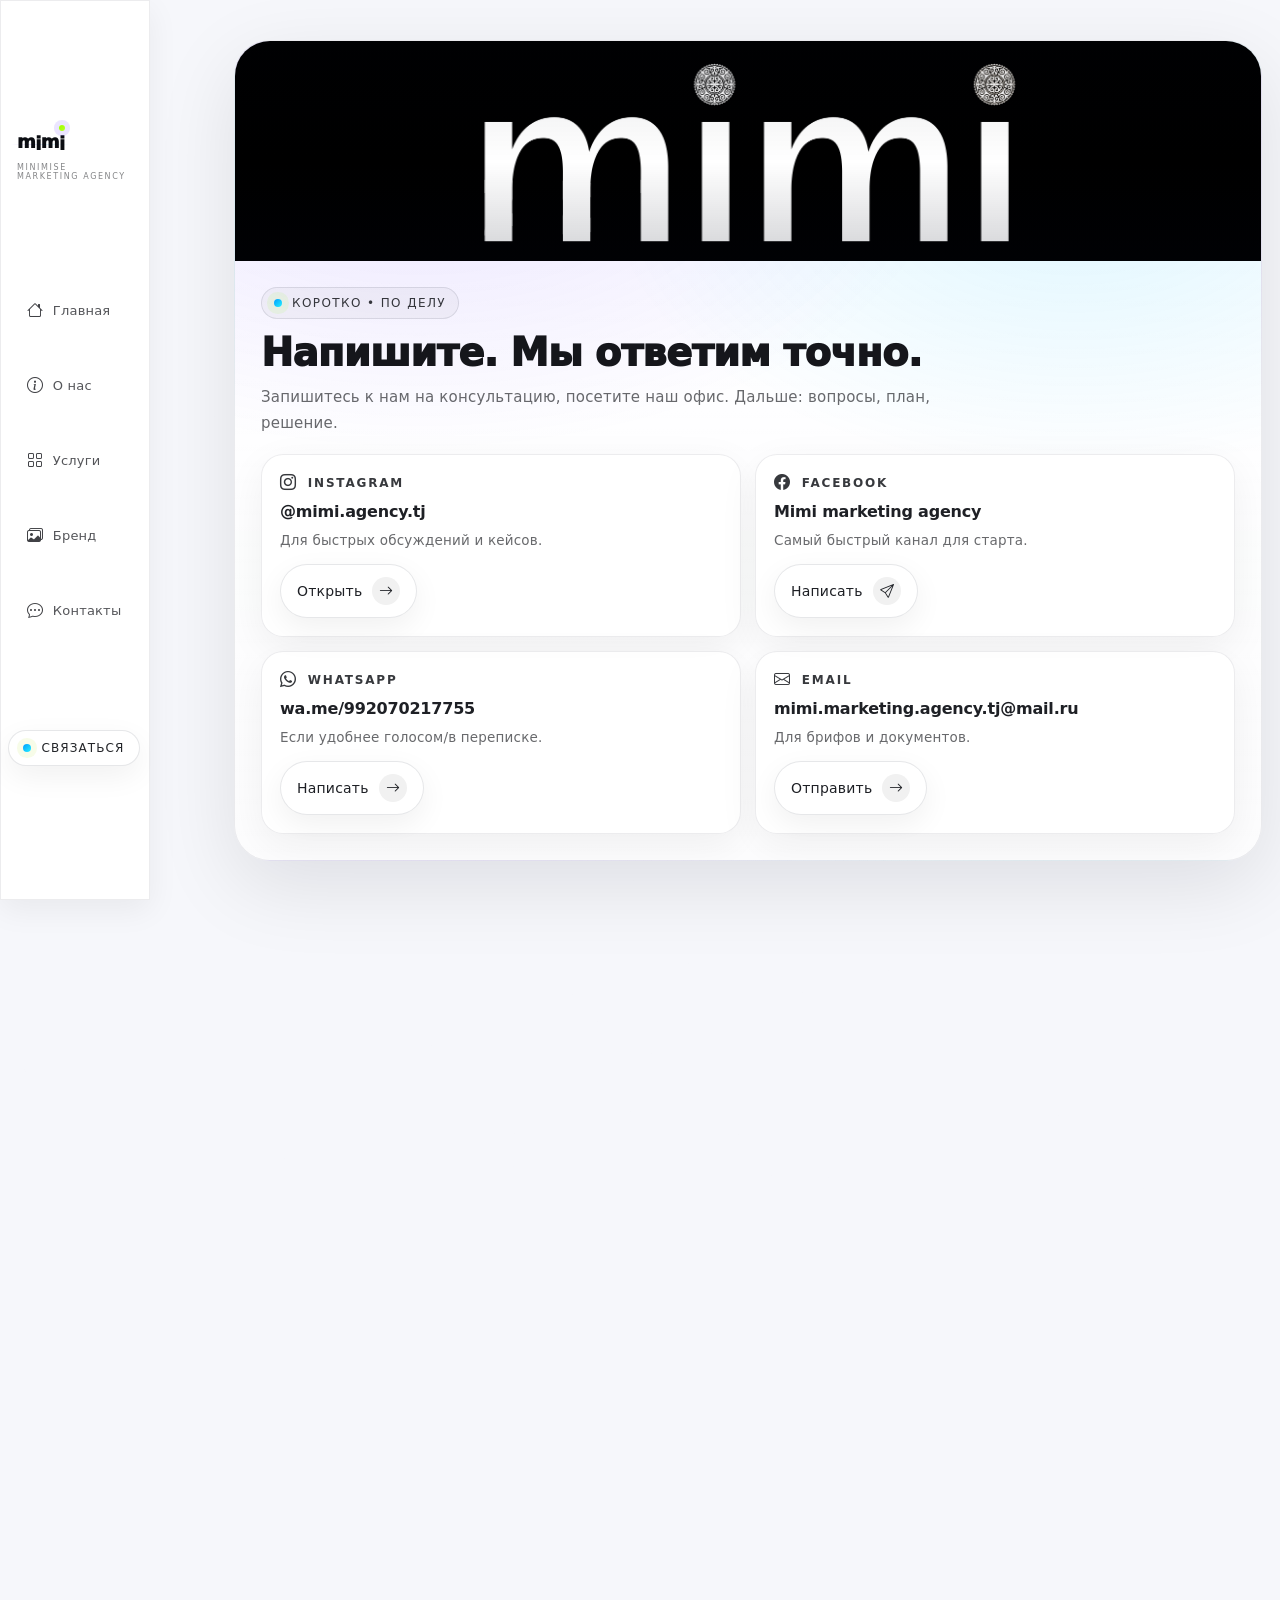
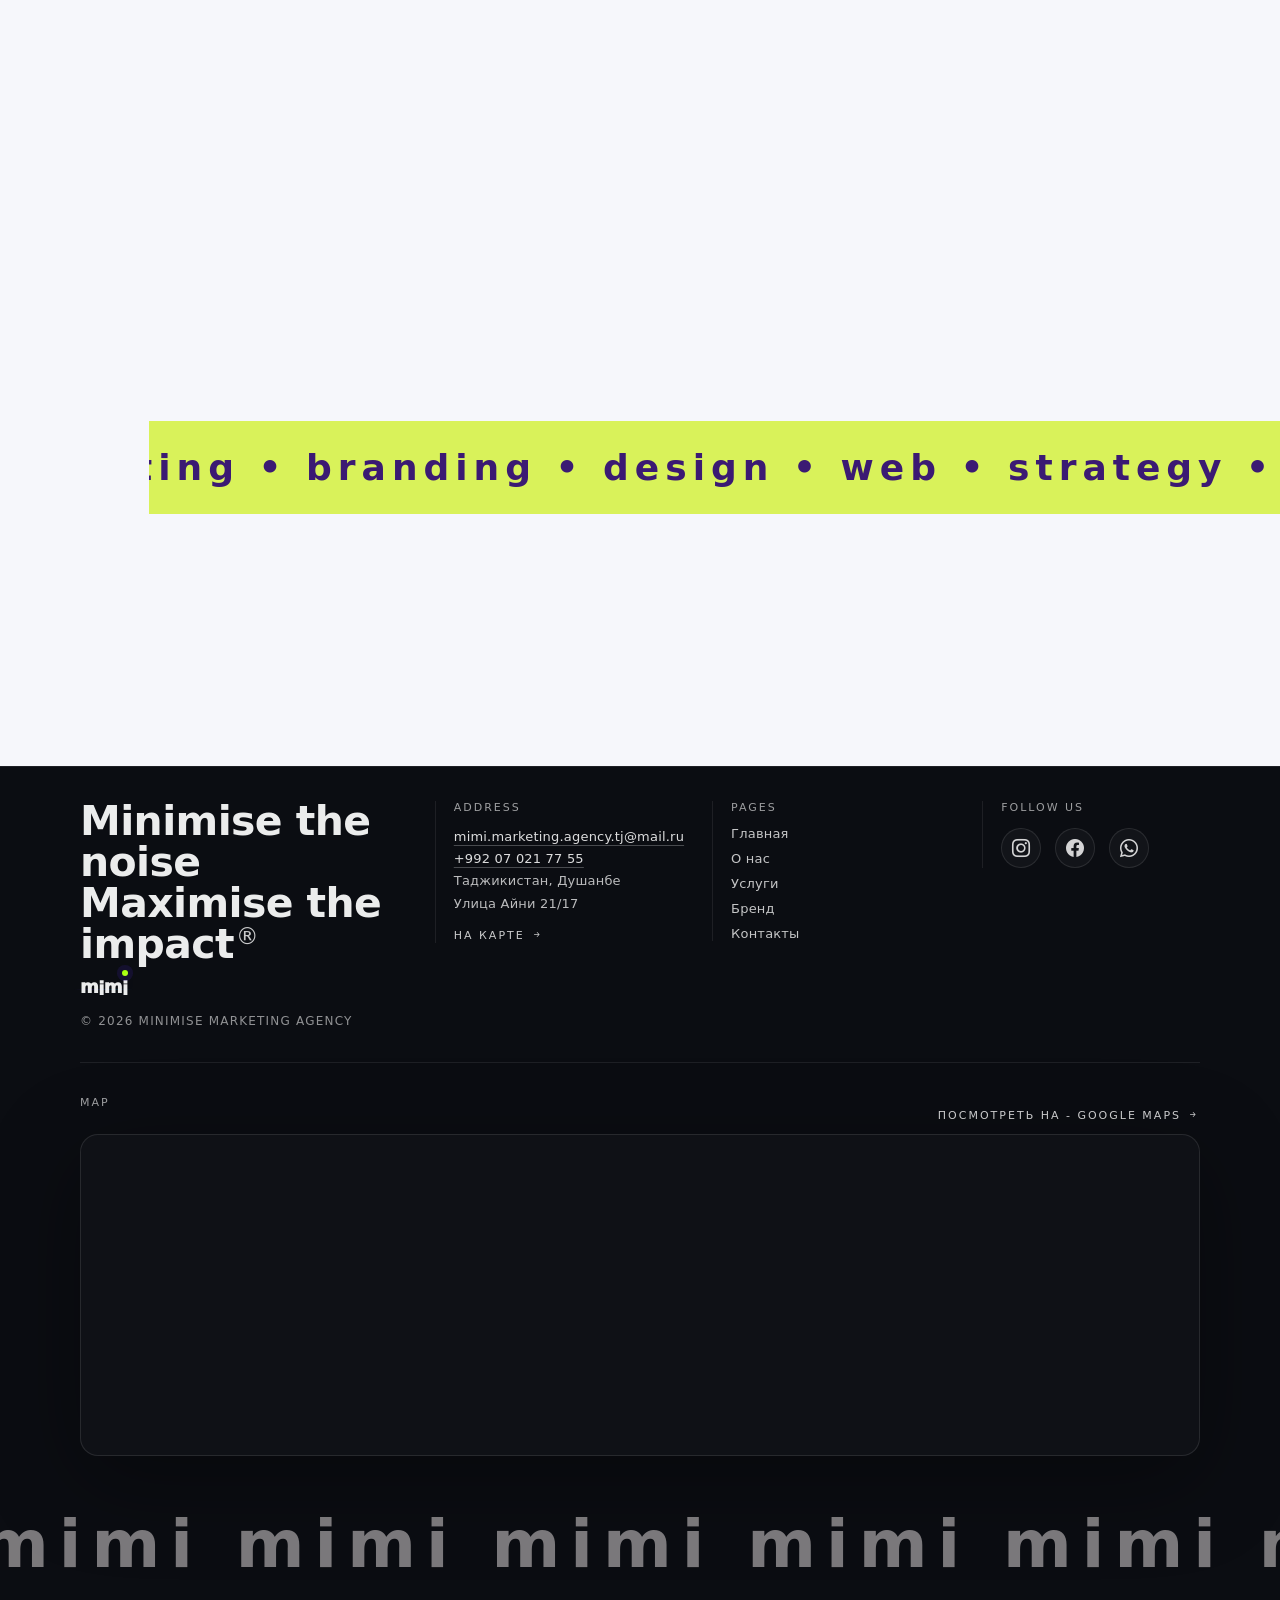
<file: mimi - page/contact.html>
<!doctype html>
<html lang="ru">
<head>
  <meta charset="utf-8" />
  <meta name="viewport" content="width=device-width,initial-scale=1" />
  <title>Контакты — mimi</title>
  <meta name="description" content="Контакты mimi: Instagram, Telegram, WhatsApp. Начнём с короткого сообщения." />
  <link rel="stylesheet" href="mimi.css">
  <link rel="stylesheet" href="https://cdn.jsdelivr.net/npm/bootstrap-icons@1.11.3/font/bootstrap-icons.min.css" />

  <style>
    :root{
        --navH: 64px;
      --page-accent: rgba(91,44,255,.12);
      --page-accent2: rgba(0,194,255,.12);
    }


    .side-actions{ margin-top: 14px; }



    .content{
      min-width: 0;
      padding: 22px 0 70px;}

    .page-hero{ padding: 18px; }
    .page-hero .shell{
      border-radius: 36px;
      border: 1px solid rgba(15,23,42,.08);
      box-shadow: 0 24px 80px rgba(2,6,23,.10);
      overflow:hidden;
      background:
        radial-gradient(900px 520px at 18% 12%, var(--page-accent), transparent 60%),
        radial-gradient(760px 460px at 82% 18%, var(--page-accent2), transparent 62%),
        linear-gradient(180deg, rgba(255,255,255,.92), rgba(255,255,255,.72));
    }
    .page-hero .band{
      position:relative;
      min-height: 220px;
      background: #e9edf7;
      overflow:hidden;
    }
    .page-hero .band img{
      position:absolute; inset:0;
      width:100%; height:100%;
      object-fit: cover;
      object-position: center 44%;
      transform: scale(1.02);
    }
    .page-hero .band::after{
      content:"";
      position:absolute; inset:0;
      background: linear-gradient(180deg, rgba(2,6,23,.10), rgba(2,6,23,.00) 55%, rgba(2,6,23,.18));
      pointer-events:none;
    }
    .page-hero .water{
      position:absolute; inset:0;
      display:flex; align-items:flex-end;
      padding: 18px 22px;
      pointer-events:none;
      mix-blend-mode: soft-light;
    }
    .page-hero .water span{
      font-size: clamp(34px, 6vw, 72px);
      font-weight: 950;
      letter-spacing: 2px;
      text-transform: uppercase;
      color: rgba(255,255,255,.55);
      line-height: .9;
      white-space: nowrap;
    }
    .page-hero .body{ padding: 26px; }
    .page-hero h1{
      margin:0;
      font-size: clamp(28px, 3.0vw, 48px);
      line-height: 1.06;
      letter-spacing: -0.6px;
      font-weight: 950;
      color: rgba(11,13,18,.96);
    }
    .page-hero p{
      margin: 10px 0 0;
      color: rgba(11,13,18,.62);
      line-height: 1.75;
      font-size: 15px;
      max-width: 78ch;
    }

    .contact-grid{
      margin-top: 18px;
      display:grid;
      grid-template-columns: repeat(12, 1fr);
      gap: 14px;
    }
    .cardx{
      grid-column: span 6;
      border-radius: 22px;
      border: 1px solid rgba(15,23,42,.08);
      background: rgba(255,255,255,.78);
      box-shadow: 0 12px 40px rgba(2,6,23,.06);
      padding: 18px;
      transition: transform 220ms cubic-bezier(.2,.8,.2,1), border-color 220ms cubic-bezier(.2,.8,.2,1), box-shadow 220ms cubic-bezier(.2,.8,.2,1);
    }
    .cardx:hover{
      transform: translateY(-3px);
      border-color: rgba(91,44,255,.22);
      box-shadow: 0 18px 60px rgba(2,6,23,.10);
    }
    .cardx h3{
      margin:0;
      font-size: 12px;
      letter-spacing: 1.8px;
      text-transform: uppercase;
      color: rgba(11,13,18,.82);
      display:flex;
      gap:10px;
      align-items:center;
    }
    .cardx h3 i{ font-size: 16px; }
    .cardx .v{
      margin-top: 10px;
      font-weight: 900;
      letter-spacing:-.2px;
      color: rgba(11,13,18,.92);
    }
    .cardx .d{
      margin-top: 8px;
      color: rgba(11,13,18,.62);
      line-height: 1.7;
      font-size: 13.5px;
    }
    .cardx .actions{
      margin-top: 12px;
      display:flex;
      gap: 10px;
      flex-wrap:wrap;
      align-items:center;
    }

    .mini-note{
      margin-top: 14px;
      color: rgba(11,13,18,.50);
      font-size: 12px;
      line-height: 1.55;
    }



    @media (max-width: 980px){
      .cardx{ grid-column: span 12; }
    }
  </style>
</head>

<body>
  <div class="grain"></div>
  <div class="page">

   <!-- LEFT SIDEBAR (desktop) -->
    <aside class="side" aria-label="Основная навигация">
      <div class="side-card">
        <div class="text11">
          <div class="logo logo--mimi" aria-label="mimi">
              <span>m</span><span>i</span><span>m</span><span>i</span>
            </div>
          <div class="side-title">Minimise Marketing Agency</div>
        </div>
        

        <nav class="side-nav">
          <a href="index.html"><i class="bi bi-house" aria-hidden="true"></i><span>Главная</span></a>
          <a href="about.html" aria-current="page"><i class="bi bi-info-circle" aria-hidden="true"></i><span>О нас</span></a>
          <a href="services.html"><i class="bi bi-grid" aria-hidden="true"></i><span>Услуги</span></a>
          <a href="work.html"><i class="bi bi-images" aria-hidden="true"></i><span>Бренд</span></a>
          <a href="contact.html"><i class="bi bi-chat-dots" aria-hidden="true"></i><span>Контакты</span></a>
        </nav>

        <a class="pill-mini" href="contact.html">
          <span class="dot" aria-hidden="true"></span>
          <span>связаться</span>
        </a>
      </div>
    </aside>

  <main class="content">
    <section class="page-hero">
      <div class="shell">
        <div class="band" aria-hidden="true">
          <img src="img/bg3.jpg" alt="" loading="eager" decoding="async">
          <div class="water"><span>CONTACT</span></div>
        </div>

        <div class="body">
          <div class="kicker"><i aria-hidden="true"></i> коротко • по делу</div>
          <h1>Напишите. Мы ответим <span class="accent">точно</span>.</h1>
          <p>
            Запишитесь к нам на консультацию, посетите наш офис. Дальше: вопросы, план, решение.
          </p>

          <div class="contact-grid">
            <div class="cardx">
              <h3><i class="bi bi-instagram" aria-hidden="true"></i> Instagram</h3>
              <div class="v">@mimi.agency.tj</div>
              <div class="d">Для быстрых обсуждений и кейсов.</div>
              <div class="actions">
                <a class="btn" href="https://instagram.com/mimi.agency.tj" target="_blank" rel="noreferrer">
                  Открыть <span class="arrow" aria-hidden="true"><i class="bi bi-arrow-right"></i></span>
                </a>
              </div>
            </div>

            <div class="cardx">
              <h3><i class="bi bi-facebook" aria-hidden="true"></i> Facebook</h3>
              <div class="v">Mimi marketing agency</div>
              <div class="d">Самый быстрый канал для старта.</div>
              <div class="actions">
                <a class="btn" href="https://www.facebook.com/profile.php?id=61586084697099" target="_blank" rel="noreferrer">
                  Написать <span class="arrow" aria-hidden="true"><i class="bi bi-send"></i></span>
                </a>
              </div>
            </div>

            <div class="cardx">
              <h3><i class="bi bi-whatsapp" aria-hidden="true"></i> WhatsApp</h3>
              <div class="v">wa.me/992070217755</div>
              <div class="d">Если удобнее голосом/в переписке.</div>
              <div class="actions">
                <a class="btn" href="https://wa.me/992070217755" target="_blank" rel="noreferrer">
                  Написать <span class="arrow" aria-hidden="true"><i class="bi bi-arrow-right"></i></span>
                </a>
              </div>
            </div>

            <div class="cardx">
              <h3><i class="bi bi-envelope" aria-hidden="true"></i> Email</h3>
              <div class="v">mimi.marketing.agency.tj@mail.ru</div>
              <div class="d">Для брифов и документов.</div>
              <div class="actions">
                <a class="btn" href="mailto:mimi.marketing.agency.tj@mail.ru">
                  Отправить <span class="arrow" aria-hidden="true"><i class="bi bi-arrow-right"></i></span>
                </a>
              </div>
            </div>
          </div>
        </div>
      </div>
    </section>

    <!-- OFFICE -->
<section class="office" aria-label="Наш офис" data-reveal="up">
  <div class="office-shell">
    <header class="office-head">
      <div>
        <div class="kicker"><i aria-hidden="true"></i>наш офис</div>
        <h2 class="office-title">Заходите к нам</h2>
        <p class="office-sub">
          Живое знакомство быстрее превращает хаос в план. Покажем подход, процессы и как мы строим рост без шума.
        </p>

        <div class="office-meta">
          <div class="office-meta-row">
            <i class="bi bi-geo-alt" aria-hidden="true"></i>
            <span><b>Адрес:</b> Таджикистан, Душанбе, Улица Айни 21/17</span>
          </div>
          <div class="office-meta-row">
            <i class="bi bi-clock" aria-hidden="true"></i>
            <span><b>Время:</b> Пн–Пт 9:00–17:00</span>
          </div>
        </div>

        <div class="office-actions">
          <a class="btn btn-primary" target="_blank" rel="noreferrer"
             href="https://www.google.com/maps?q=%D0%A2%D0%B0%D0%B4%D0%B6%D0%B8%D0%BA%D0%B8%D1%81%D1%82%D0%B0%D0%BD%2C%20%D0%94%D1%83%D1%88%D0%B0%D0%BD%D0%B1%D0%B5%2C%20%D0%A3%D0%BB%D0%B8%D1%86%D0%B0%20%D0%90%D0%B9%D0%BD%D0%B8%2021%2F17">
            Открыть карту
            <span class="arrow" aria-hidden="true">
              <svg width="14" height="14" viewBox="0 0 24 24" fill="none">
                <path d="M5 12h12" stroke="white" stroke-width="2.2" stroke-linecap="round"/>
                <path d="M13 6l6 6-6 6" stroke="white" stroke-width="2.2" stroke-linecap="round" stroke-linejoin="round"/>
              </svg>
            </span>
          </a>

          <a class="btn" href="https://wa.me/992070217755" target="_blank" rel="noreferrer">
            Написать в WhatsApp <span class="arrow" aria-hidden="true"><i class="bi bi-arrow-right"></i></span>
          </a>
        </div>
      </div>

      <div class="office-note">
        <div class="office-note-title">Офис как часть бренда</div>
        <div class="office-note-text">
          Мы любим детали: свет, материалы, чистоту и порядок. Это та же премиальная планка, что и в маркетинге.
        </div>
      </div>
    </header>

    <!-- Mosaic gallery -->
    <div class="office-mosaic" aria-label="Фотографии офиса">
      <figure class="office-shot office-shot--hero">
        <img src="img/office1.jpg" alt="Офис Mimi — зона работы" loading="lazy" decoding="async">
      </figure>

      <figure class="office-shot office-shot--a">
        <img src="img/office2.jpg" alt="Офис Mimi — детали" loading="lazy" decoding="async">
      </figure>

      <figure class="office-shot office-shot--b">
        <img src="img/office3.jpg" alt="Офис Mimi — переговорная" loading="lazy" decoding="async">
      </figure>

    </div>
  </div>
</section>

      <!-- X DIAGONAL BRAND -->
<section class="x-diagonal">

  <div class="x-line line-2">
    <div class="x-text">
      mimi • marketing • branding • design • web • strategy • growth •
      mimi • marketing • branding • design • web • strategy • growth •
    </div>
  </div>

</section>
  </main>
</div>


  <nav class="bottom-nav" data-nav="bottom" aria-label="Нижнее меню">
    <div class="wrap">
      <a class="bnav-link" href="index.html" aria-label="Главная"><i class="bi bi-house" aria-hidden="true"></i><p>Главная</p></a>
      <a class="bnav-link" href="about.html" aria-label="О нас"><i class="bi bi-info-circle" aria-hidden="true"></i><p>О нас</p></a>
      <a class="bnav-link" href="services.html" aria-label="Услуги"><i class="bi bi-grid" aria-hidden="true"></i><p>Услуги</p></a>
      <a class="bnav-link" href="work.html" aria-label="Бренд"><i class="bi bi-images" aria-hidden="true"></i><p>Бренд</p></a>
      <a class="bnav-link" href="contact.html" aria-label="Контакты"><i class="bi bi-chat-dots" aria-hidden="true"></i><p>Контакты</p></a>
    </div>
  </nav>


    <!-- FOOTER (dark, clean) -->
<footer class="mimi-footer" role="contentinfo">
  <div class="mimi-footer__inner">
    <!-- LEFT -->
    <div class="mimi-footer__brand">
      <div class="mimi-footer__headline">
        Minimise the noise <br>
        Maximise the <br>  
        impact<span class="mimi-footer__reg">®</span>
      </div>

      <div class="mimi-footer__logo" aria-label="mimi">
        <div class="logo logo--mimi">
          <span>m</span><span>i</span><span>m</span><span>i</span>
        </div>
      </div>

      <div class="mimi-footer__copy">
        © <span id="year"></span> MINIMISE MARKETING AGENCY
      </div>
    </div>

    <!-- ADDRESS -->
    <div class="mimi-footer__col">
      <div class="mimi-footer__title">ADDRESS</div>

      <div class="mimi-footer__lines">
        <a class="mimi-footer__link" href="mailto:mimi.marketing.agency.tj@mail.ru">mimi.marketing.agency.tj@mail.ru</a><br>
        <a class="mimi-footer__link" href="https://wa.me/000000000000" target="_blank" rel="noreferrer">+992 07 021 77 55</a><br>
        Таджикистан, Душанбе<br>
        Улица Айни 21/17
      </div>

      <a class="mimi-footer__maplink"
         href="https://www.google.com/maps?q=%D0%A2%D0%B0%D0%B4%D0%B6%D0%B8%D0%BA%D0%B8%D1%81%D1%82%D0%B0%D0%BD%2C%20%D0%94%D1%83%D1%88%D0%B0%D0%BD%D0%B1%D0%B5%2C%20%D0%A3%D0%BB%D0%B8%D1%86%D0%B0%20%D0%90%D0%B9%D0%BD%D0%B8%2021%2F17"
         target="_blank" rel="noreferrer">
        НА КАРТЕ <i class="bi bi-arrow-right-short" aria-hidden="true"></i>
      </a>
    </div>

    <!-- PAGES -->
    <div class="mimi-footer__col">
      <div class="mimi-footer__title">PAGES</div>
      <nav class="mimi-footer__nav" aria-label="Навигация в футере">
        <a href="index.html">Главная</a>
        <a href="about.html">О нас</a>
        <a href="services.html">Услуги</a>
        <a href="work.html">Бренд</a>
        <a href="contact.html">Контакты</a>
      </nav>
    </div>

    <!-- SOCIAL -->
    <div class="mimi-footer__col mimi-footer__col--right">
      <div class="mimi-footer__title">FOLLOW US</div>

      <div class="mimi-footer__socials" aria-label="Социальные сети">
        <a class="mimi-footer__social" href="https://instagram.com/mimi.agency.tj" target="_blank" rel="noreferrer" aria-label="Instagram">
          <i class="bi bi-instagram" aria-hidden="true"></i>
        </a>
        <a class="mimi-footer__social" href="https://www.facebook.com/profile.php?id=61586084697099" target="_blank" rel="noreferrer" aria-label="Facebook">
          <i class="bi bi-facebook" aria-hidden="true"></i>
        </a>
        <a class="mimi-footer__social" href="https://wa.me/992070217755" target="_blank" rel="noreferrer" aria-label="WhatsApp">
          <i class="bi bi-whatsapp" aria-hidden="true"></i>
        </a>
      </div>
    </div>
  </div>

  <!-- MAP (same dark section, under footer) -->
  <div class="mimi-footer__mapwrap" aria-label="Карта">
    <div class="mimi-footer__maphead">
      <div class="mimi-footer__title">MAP</div>
      <a class="mimi-footer__maplink"
         href="https://www.google.com/maps?q=%D0%A2%D0%B0%D0%B4%D0%B6%D0%B8%D0%BA%D0%B8%D1%81%D1%82%D0%B0%D0%BD%2C%20%D0%94%D1%83%D1%88%D0%B0%D0%BD%D0%B1%D0%B5%2C%20%D0%A3%D0%BB%D0%B8%D1%86%D0%B0%20%D0%90%D0%B9%D0%BD%D0%B8%2021%2F17"
         target="_blank" rel="noreferrer">
        ПОСМОТРЕТЬ НА - GOOGLE MAPS <i class="bi bi-arrow-right-short" aria-hidden="true"></i>
      </a>
    </div>

    <div class="mimi-footer__map">
      <iframe
        title="mimi — Таджикистан, Душанбе, Улица Айни 21/17"
        loading="lazy"
        referrerpolicy="no-referrer-when-downgrade"
        src="https://www.google.com/maps?q=%D0%A2%D0%B0%D0%B4%D0%B6%D0%B8%D0%BA%D0%B8%D1%81%D1%82%D0%B0%D0%BD%2C%20%D0%94%D1%83%D1%88%D0%B0%D0%BD%D0%B1%D0%B5%2C%20%D0%A3%D0%BB%D0%B8%D1%86%D0%B0%20%D0%90%D0%B9%D0%BD%D0%B8%2021%2F17&output=embed">
      </iframe>
    </div>

        <div class="mimi-wall" aria-hidden="true">
      <span>mimi mimi mimi mimi mimi mimi mimi mimi mimi mimi mimi mimi mimi mimi mimi mimi </span>
      <span>mimi mimi mimi mimi mimi mimi mimi mimi mimi mimi mimi mimi mimi mimi mimi mimi </span>
    </div>
  </div>
</footer>

<!-- Lightbox (добавь ОДИН РАЗ в конец каждой страницы, перед </body>) -->
<div class="lightbox" id="lightbox" aria-hidden="true">
  <button class="lightbox-close" type="button" aria-label="Закрыть">×</button>
  <img class="lightbox-img" alt="">
</div>

  <script src="reveal.js"></script>
</body>
</html>
</file>
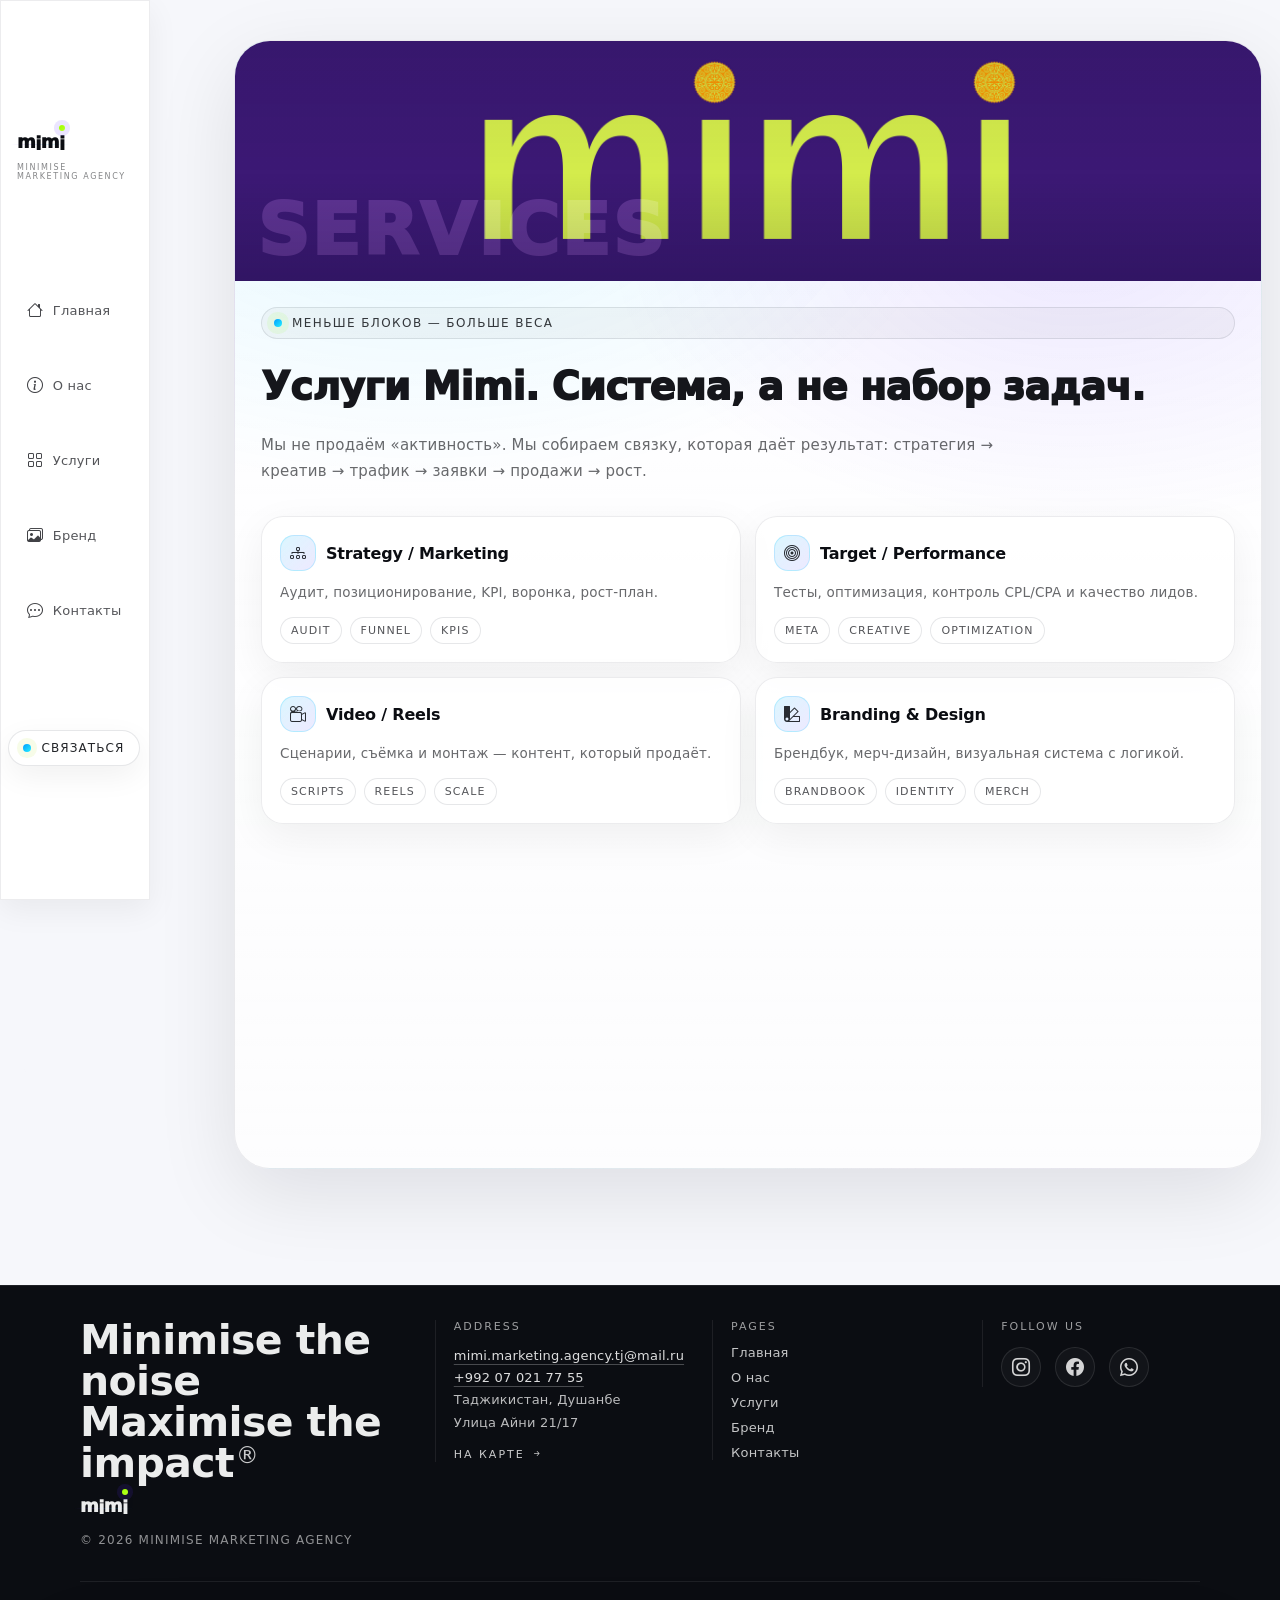
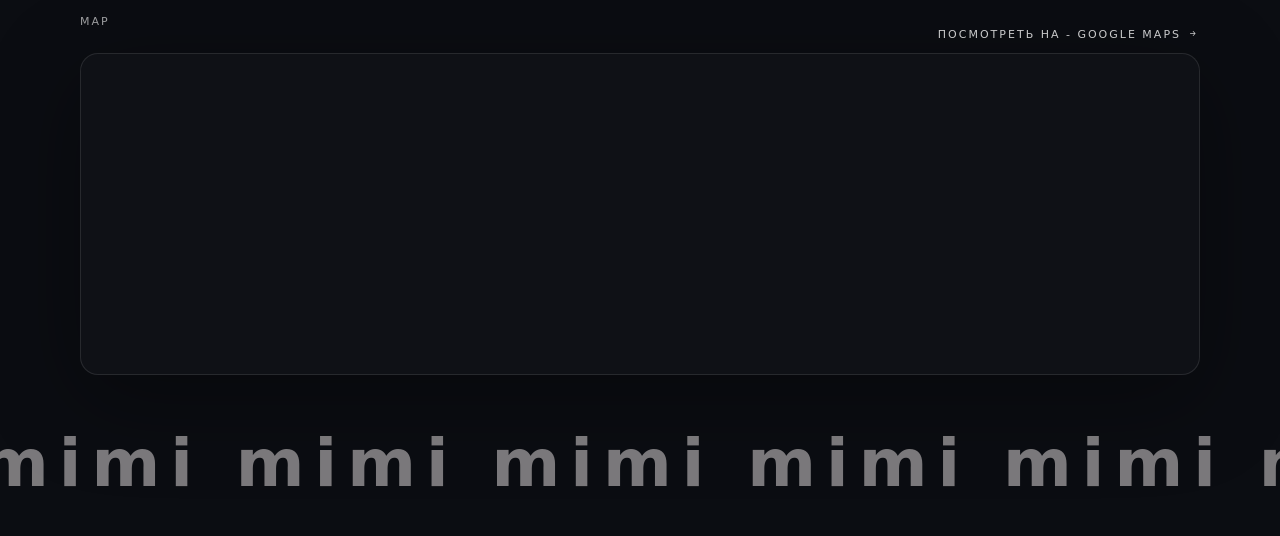
<file: mimi - page/services.html>
<!doctype html>
<html lang="ru">
<head>
  <meta charset="utf-8" />
  <meta name="viewport" content="width=device-width,initial-scale=1" />
  <title>Услуги — mimi</title>
  <meta name="description" content="Стратегия, performance, брендинг, контент, web. Mimi — агентство нового поколения." />
  <link rel="stylesheet" href="mimi.css">
  <link rel="stylesheet" href="https://cdn.jsdelivr.net/npm/bootstrap-icons@1.11.3/font/bootstrap-icons.min.css" />

  <style>
    :root{
        --navH: 64px;
      --page-accent: rgba(0,194,255,.10);
      --page-accent2: rgba(91,44,255,.10);
    }

    .content{
      min-width: 0;
      padding: 22px 0 70px;}

    .page-hero{ padding: 18px; }
    .page-hero .shell{
      border-radius: 36px;
      border: 1px solid rgba(15,23,42,.08);
      box-shadow: 0 24px 80px rgba(2,6,23,.10);
      overflow:hidden;
      background:
        radial-gradient(900px 520px at 18% 12%, var(--page-accent), transparent 60%),
        radial-gradient(760px 460px at 82% 18%, var(--page-accent2), transparent 62%),
        linear-gradient(180deg, rgba(255,255,255,.92), rgba(255,255,255,.72));
    }
    .page-hero .band{
      position:relative;
      min-height: 240px;
      background: #e9edf7;
      overflow:hidden;
    }
    .page-hero .band img{
      position:absolute; inset:0;
      width:100%; height:100%;
      object-fit: cover;
      object-position: center 45%;
      transform: scale(1.02);
    }
    .page-hero .band::after{
      content:"";
      position:absolute; inset:0;
      background: linear-gradient(180deg, rgba(2,6,23,.08), rgba(2,6,23,.00) 55%, rgba(2,6,23,.18));
      pointer-events:none;
    }
    .page-hero .water{
      position:absolute; inset:0;
      display:flex; align-items:flex-end;
      padding: 18px 22px;
      pointer-events:none;
      mix-blend-mode: soft-light;
    }
    .page-hero .water span{
      font-size: clamp(34px, 6vw, 72px);
      font-weight: 950;
      letter-spacing: 2px;
      text-transform: uppercase;
      color: rgba(255,255,255,.55);
      line-height: .9;
      white-space: nowrap;
    }
    .page-hero .body{
      padding: 26px;
      display:grid;
      grid-template-columns: 1fr;
      gap: 14px;
    }
    .page-hero h1{
      margin:0;
      font-size: clamp(28px, 3.0vw, 48px);
      line-height: 1.06;
      letter-spacing: -0.6px;
      font-weight: 950;
      color: rgba(11,13,18,.96);
    }
    .page-hero p{
      margin: 10px 0 0;
      color: rgba(11,13,18,.62);
      line-height: 1.75;
      font-size: 15px;
      max-width: 78ch;
    }
    .svclist{
      margin-top: 18px;
      display:grid;
      grid-template-columns: repeat(12, 1fr);
      gap: 14px;
    }
    .svc2{
      grid-column: span 6;
      border-radius: 22px;
      border: 1px solid rgba(15,23,42,.08);
      background: rgba(255,255,255,.78);
      box-shadow: 0 12px 40px rgba(2,6,23,.06);
      padding: 18px;
      transition: transform 220ms cubic-bezier(.2,.8,.2,1), border-color 220ms cubic-bezier(.2,.8,.2,1), box-shadow 220ms cubic-bezier(.2,.8,.2,1);
    }
    .svc2:hover{
      transform: translateY(-3px);
      border-color: rgba(0,194,255,.22);
      box-shadow: 0 18px 60px rgba(2,6,23,.10);
    }
    .svc2 h3{
      margin:0;
      font-size: 16px;
      font-weight: 900;
      letter-spacing:-.2px;
      display:flex;
      align-items:center;
      gap: 10px;
    }
    .svc2 .ic{
      width: 36px; height: 36px;
      border-radius: 14px;
      border: 1px solid rgba(0,194,255,.20);
      background: linear-gradient(135deg, rgba(0,194,255,.14), rgba(91,44,255,.10));
      display:grid;
      place-items:center;
      color: rgba(11,13,18,.86);
      flex:0 0 auto;
    }
    .svc2 p{
      margin: 10px 0 0;
      color: rgba(11,13,18,.62);
      line-height: 1.75;
      font-size: 13.5px;
    }
    .svc2 .meta{
      display:flex;
      flex-wrap:wrap;
      gap:8px;
      margin-top: 12px;
    }
    .svc2 .tag{
      font-size: 11px;
      padding: 6px 10px;
      border-radius: 999px;
      border: 1px solid rgba(15,23,42,.10);
      background: rgba(255,255,255,.72);
      color: rgba(11,13,18,.70);
      text-transform: uppercase;
      letter-spacing: 1.1px;
    }
    .cta{
      margin-top: 22px;
      border-radius: 26px;
      border: 1px solid rgba(15,23,42,.08);
      background: linear-gradient(135deg, rgba(0,194,255,.10), rgba(91,44,255,.08));
      box-shadow: 0 24px 80px rgba(2,6,23,.08);
      padding: 18px;
      display:flex;
      align-items:center;
      justify-content:space-between;
      gap: 12px;
      flex-wrap:wrap;
    }
    .cta .t{
      font-weight: 900;
      letter-spacing:-.3px;
      font-size: 16px;
      color: rgba(11,13,18,.92);
    }
    .cta .s{
      color: rgba(11,13,18,.60);
      font-size: 13px;
      line-height: 1.6;
      max-width: 70ch;
    }
    @media (max-width: 980px){
      .svc2{ grid-column: span 12; }
    }
  </style>
</head>

<body>
  <div class="grain"></div>

  <div class="page">
    <!-- LEFT SIDEBAR (desktop) -->
    <aside class="side" aria-label="Основная навигация">
      <div class="side-card">
        <div class="text11">
          <div class="logo logo--mimi" aria-label="mimi">
              <span>m</span><span>i</span><span>m</span><span>i</span>
            </div>
          <div class="side-title">Minimise Marketing Agency</div>
        </div>
        

        <nav class="side-nav">
          <a href="index.html"><i class="bi bi-house" aria-hidden="true"></i><span>Главная</span></a>
          <a href="about.html" aria-current="page"><i class="bi bi-info-circle" aria-hidden="true"></i><span>О нас</span></a>
          <a href="services.html"><i class="bi bi-grid" aria-hidden="true"></i><span>Услуги</span></a>
          <a href="work.html"><i class="bi bi-images" aria-hidden="true"></i><span>Бренд</span></a>
          <a href="contact.html"><i class="bi bi-chat-dots" aria-hidden="true"></i><span>Контакты</span></a>
        </nav>

        <a class="pill-mini" href="contact.html">
          <span class="dot" aria-hidden="true"></span>
          <span>связаться</span>
        </a>
      </div>
    </aside>

  <main class="content">
    <section class="page-hero">
      <div class="shell">
        <div class="band" aria-hidden="true">
          <img src="img/bg1.jpg" alt="" loading="eager" decoding="async">
          <div class="water"><span>SERVICES</span></div>
        </div>

        <div class="body">
          <div class="kicker"><i aria-hidden="true"></i> меньше блоков — больше веса</div>
          <h1>Услуги Mimi. <span class="accent">Система</span>, а не набор задач.</h1>
          <p>
            Мы не продаём «активность». Мы собираем связку, которая даёт результат:
            стратегия → креатив → трафик → заявки → продажи → рост.
          </p>

          <div class="svclist">
            <article class="svc2">
              <h3><span class="ic"><i class="bi bi-diagram-3" aria-hidden="true"></i></span> Strategy / Marketing</h3>
              <p>Аудит, позиционирование, KPI, воронка, рост‑план.</p>
              <div class="meta">
                <span class="tag">Audit</span><span class="tag">Funnel</span><span class="tag">KPIs</span>
              </div>
            </article>

            <article class="svc2">
              <h3><span class="ic"><i class="bi bi-bullseye" aria-hidden="true"></i></span> Target / Performance</h3>
              <p>Тесты, оптимизация, контроль CPL/CPA и качество лидов.</p>
              <div class="meta">
                <span class="tag">Meta</span><span class="tag">Creative</span><span class="tag">Optimization</span>
              </div>
            </article>

            <article class="svc2" data-reveal="zoom">
              <h3><span class="ic"><i class="bi bi-camera-reels" aria-hidden="true"></i></span> Video / Reels</h3>
              <p>Сценарии, съёмка и монтаж — контент, который продаёт.</p>
              <div class="meta">
                <span class="tag">Scripts</span><span class="tag">Reels</span><span class="tag">Scale</span>
              </div>
            </article>

            <article class="svc2" data-reveal="zoom">
              <h3><span class="ic"><i class="bi bi-palette2" aria-hidden="true"></i></span> Branding & Design</h3>
              <p>Брендбук, мерч-дизайн, визуальная система с логикой.</p>
              <div class="meta">
                <span class="tag">Brandbook</span><span class="tag">Identity</span><span class="tag">Merch</span>
              </div>
            </article>

            <article class="svc2" data-reveal="zoom">
              <h3><span class="ic"><i class="bi bi-window" aria-hidden="true"></i></span> Web / Landing</h3>
              <p>Веб-страницы под заявки: структура, скорость, мобилка.</p>
              <div class="meta">
                <span class="tag">UX</span><span class="tag">HTML/CSS</span><span class="tag">Conversion</span>
              </div>
            </article>

            <article class="svc2" data-reveal="zoom"> 
              <h3><span class="ic"><i class="bi bi-chat-square-text" aria-hidden="true"></i></span> Sales Consulting</h3>
              <p>Скрипты и логика обработки заявок. Сшиваем маркетинг и продажи.</p>
              <div class="meta">
                <span class="tag">Scripts</span><span class="tag">Pipeline</span><span class="tag">Closing</span>
              </div>
            </article>
          </div>

          <div class="cta" data-reveal="down">
            <div>
              <div class="t">Нужен рост без хаоса?</div>
              <div class="s">Напишите нам — зададим вопросы и предложим решение под ваш этап бизнеса.</div>
            </div>
            <a class="btn btn-primary" href="contact.html">
              Связаться
              <span class="arrow" aria-hidden="true">
                <svg width="14" height="14" viewBox="0 0 24 24" fill="none">
                  <path d="M5 12h12" stroke="white" stroke-width="2.2" stroke-linecap="round"/>
                  <path d="M13 6l6 6-6 6" stroke="white" stroke-width="2.2" stroke-linecap="round" stroke-linejoin="round"/>
                </svg>
              </span>
            </a>
          </div>

        </div>
      </div>
    </section>
  </main>

  </div>



   <nav class="bottom-nav" data-nav="bottom" aria-label="Нижнее меню">
    <div class="wrap">
      <a class="bnav-link" href="index.html" aria-label="Главная"><i class="bi bi-house" aria-hidden="true"></i><p>Главная</p></a>
      <a class="bnav-link" href="about.html" aria-label="О нас"><i class="bi bi-info-circle" aria-hidden="true"></i><p>О нас</p></a>
      <a class="bnav-link" href="services.html" aria-label="Услуги"><i class="bi bi-grid" aria-hidden="true"></i><p>Услуги</p></a>
      <a class="bnav-link" href="work.html" aria-label="Бренд"><i class="bi bi-images" aria-hidden="true"></i><p>Бренд</p></a>
      <a class="bnav-link" href="contact.html" aria-label="Контакты"><i class="bi bi-chat-dots" aria-hidden="true"></i><p>Контакты</p></a>
    </div>
  </nav>

    <!-- FOOTER (dark, clean) -->
<footer class="mimi-footer" role="contentinfo">
  <div class="mimi-footer__inner">
    <!-- LEFT -->
    <div class="mimi-footer__brand">
      <div class="mimi-footer__headline">
        Minimise the noise <br>
        Maximise the <br>  
        impact<span class="mimi-footer__reg">®</span>
      </div>

      <div class="mimi-footer__logo" aria-label="mimi">
        <div class="logo logo--mimi">
          <span>m</span><span>i</span><span>m</span><span>i</span>
        </div>
      </div>

      <div class="mimi-footer__copy">
        © <span id="year"></span> MINIMISE MARKETING AGENCY
      </div>
    </div>

    <!-- ADDRESS -->
    <div class="mimi-footer__col">
      <div class="mimi-footer__title">ADDRESS</div>

      <div class="mimi-footer__lines">
        <a class="mimi-footer__link" href="mailto:mimi.marketing.agency.tj@mail.ru">mimi.marketing.agency.tj@mail.ru</a><br>
        <a class="mimi-footer__link" href="https://wa.me/000000000000" target="_blank" rel="noreferrer">+992 07 021 77 55</a><br>
        Таджикистан, Душанбе<br>
        Улица Айни 21/17
      </div>

      <a class="mimi-footer__maplink"
         href="https://www.google.com/maps?q=%D0%A2%D0%B0%D0%B4%D0%B6%D0%B8%D0%BA%D0%B8%D1%81%D1%82%D0%B0%D0%BD%2C%20%D0%94%D1%83%D1%88%D0%B0%D0%BD%D0%B1%D0%B5%2C%20%D0%A3%D0%BB%D0%B8%D1%86%D0%B0%20%D0%90%D0%B9%D0%BD%D0%B8%2021%2F17"
         target="_blank" rel="noreferrer">
        НА КАРТЕ <i class="bi bi-arrow-right-short" aria-hidden="true"></i>
      </a>
    </div>

    <!-- PAGES -->
    <div class="mimi-footer__col">
      <div class="mimi-footer__title">PAGES</div>
      <nav class="mimi-footer__nav" aria-label="Навигация в футере">
        <a href="index.html">Главная</a>
        <a href="about.html">О нас</a>
        <a href="services.html">Услуги</a>
        <a href="work.html">Бренд</a>
        <a href="contact.html">Контакты</a>
      </nav>
    </div>

    <!-- SOCIAL -->
    <div class="mimi-footer__col mimi-footer__col--right">
      <div class="mimi-footer__title">FOLLOW US</div>

      <div class="mimi-footer__socials" aria-label="Социальные сети">
        <a class="mimi-footer__social" href="https://instagram.com/mimi.agency.tj" target="_blank" rel="noreferrer" aria-label="Instagram">
          <i class="bi bi-instagram" aria-hidden="true"></i>
        </a>
        <a class="mimi-footer__social" href="https://www.facebook.com/profile.php?id=61586084697099" target="_blank" rel="noreferrer" aria-label="Facebook">
          <i class="bi bi-facebook" aria-hidden="true"></i>
        </a>
        <a class="mimi-footer__social" href="https://wa.me/992070217755" target="_blank" rel="noreferrer" aria-label="WhatsApp">
          <i class="bi bi-whatsapp" aria-hidden="true"></i>
        </a>
      </div>
    </div>
  </div>

  <!-- MAP (same dark section, under footer) -->
  <div class="mimi-footer__mapwrap" aria-label="Карта">
    <div class="mimi-footer__maphead">
      <div class="mimi-footer__title">MAP</div>
      <a class="mimi-footer__maplink"
         href="https://www.google.com/maps?q=%D0%A2%D0%B0%D0%B4%D0%B6%D0%B8%D0%BA%D0%B8%D1%81%D1%82%D0%B0%D0%BD%2C%20%D0%94%D1%83%D1%88%D0%B0%D0%BD%D0%B1%D0%B5%2C%20%D0%A3%D0%BB%D0%B8%D1%86%D0%B0%20%D0%90%D0%B9%D0%BD%D0%B8%2021%2F17"
         target="_blank" rel="noreferrer">
        ПОСМОТРЕТЬ НА - GOOGLE MAPS <i class="bi bi-arrow-right-short" aria-hidden="true"></i>
      </a>
    </div>

    <div class="mimi-footer__map">
      <iframe
        title="mimi — Таджикистан, Душанбе, Улица Айни 21/17"
        loading="lazy"
        referrerpolicy="no-referrer-when-downgrade"
        src="https://www.google.com/maps?q=%D0%A2%D0%B0%D0%B4%D0%B6%D0%B8%D0%BA%D0%B8%D1%81%D1%82%D0%B0%D0%BD%2C%20%D0%94%D1%83%D1%88%D0%B0%D0%BD%D0%B1%D0%B5%2C%20%D0%A3%D0%BB%D0%B8%D1%86%D0%B0%20%D0%90%D0%B9%D0%BD%D0%B8%2021%2F17&output=embed">
      </iframe>
    </div>

        <div class="mimi-wall" aria-hidden="true">
      <span>mimi mimi mimi mimi mimi mimi mimi mimi mimi mimi mimi mimi mimi mimi mimi mimi </span>
      <span>mimi mimi mimi mimi mimi mimi mimi mimi mimi mimi mimi mimi mimi mimi mimi mimi </span>
    </div>
  </div>
</footer>


  <script src="reveal.js"></script>
</body>
</html>
</file>
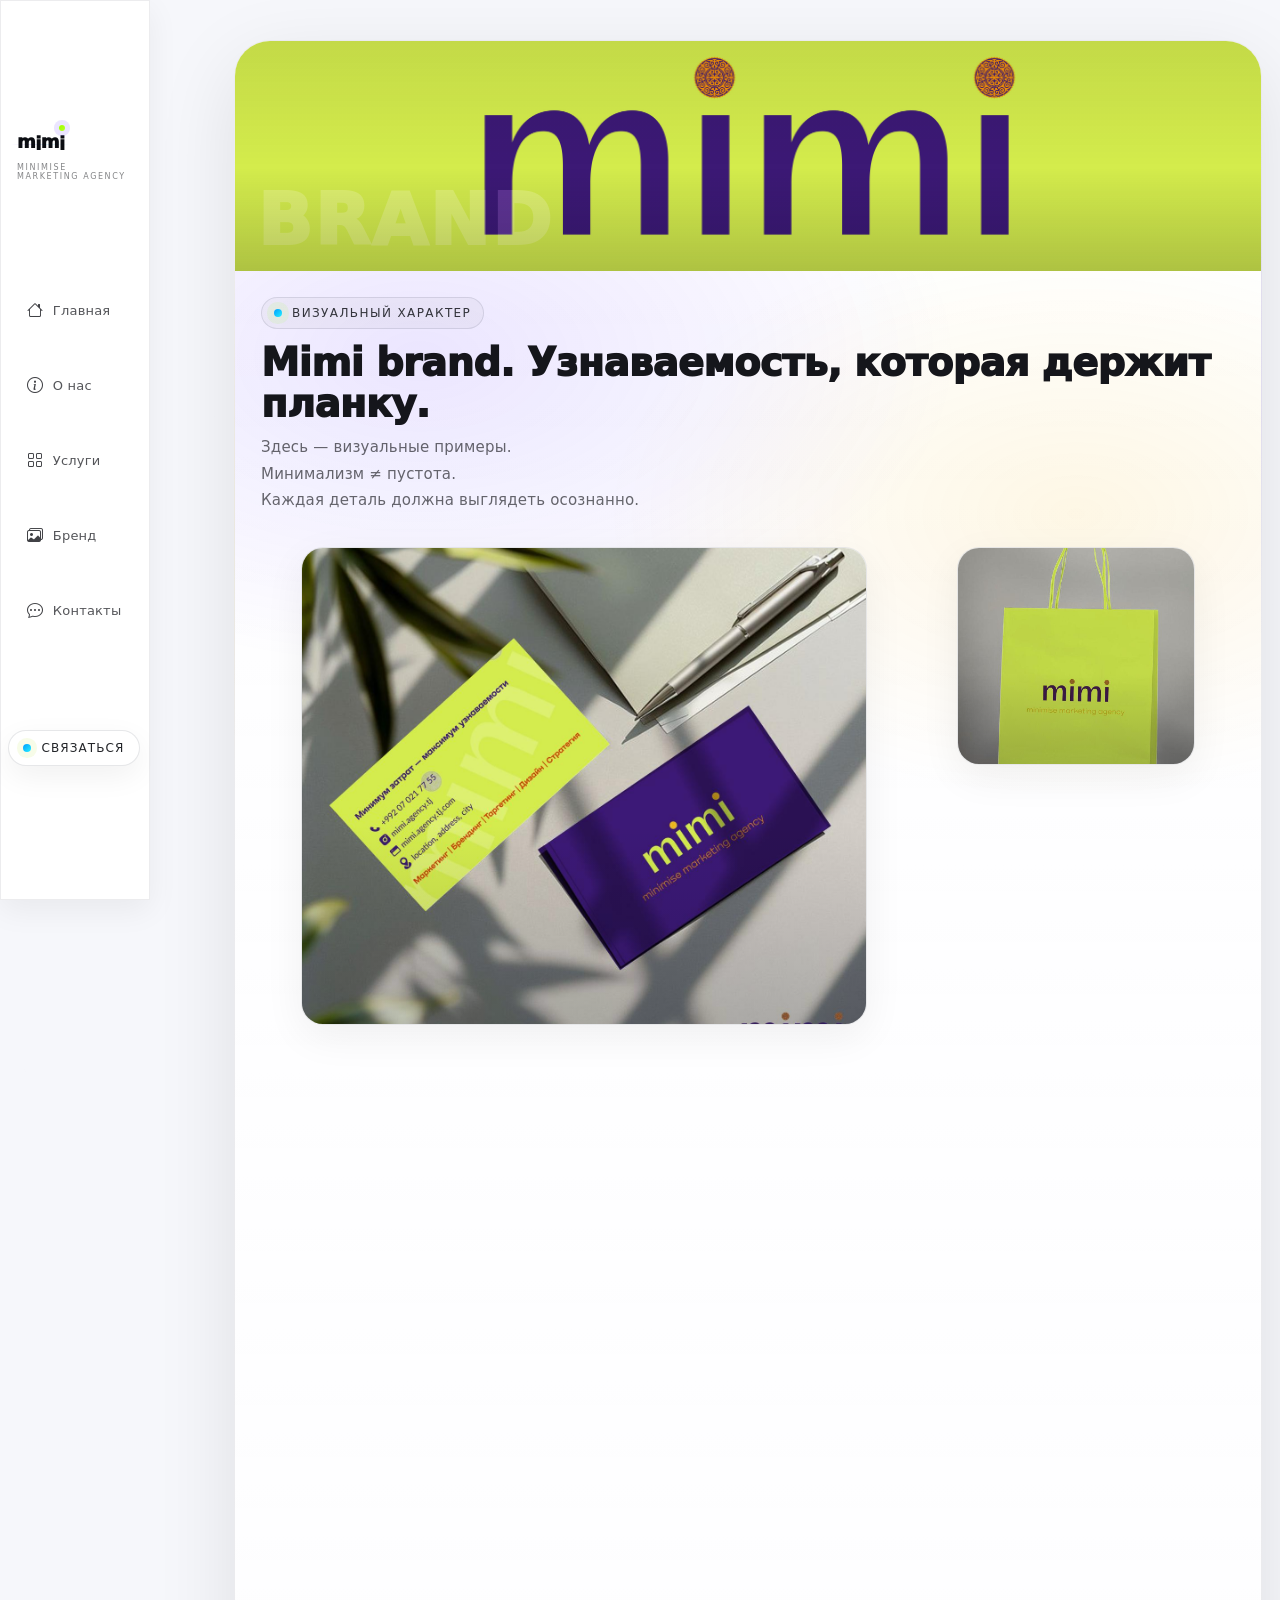
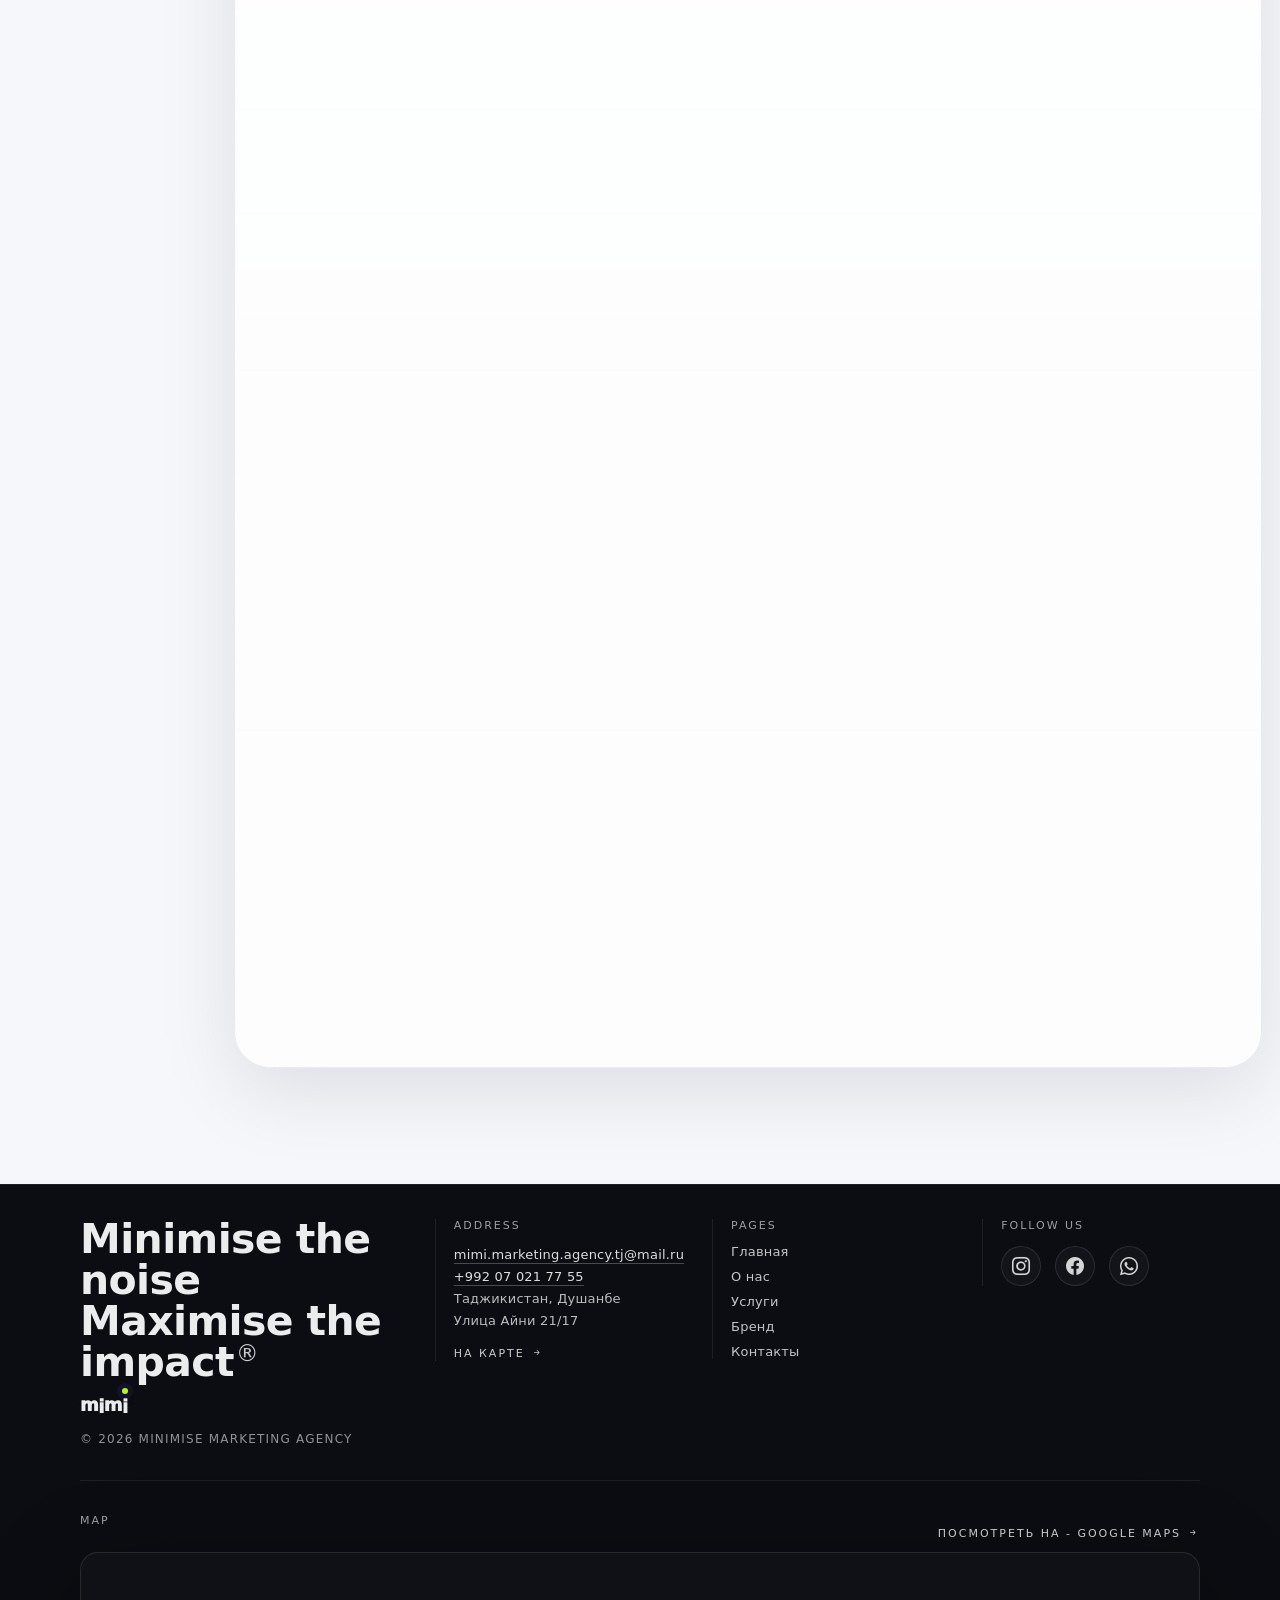
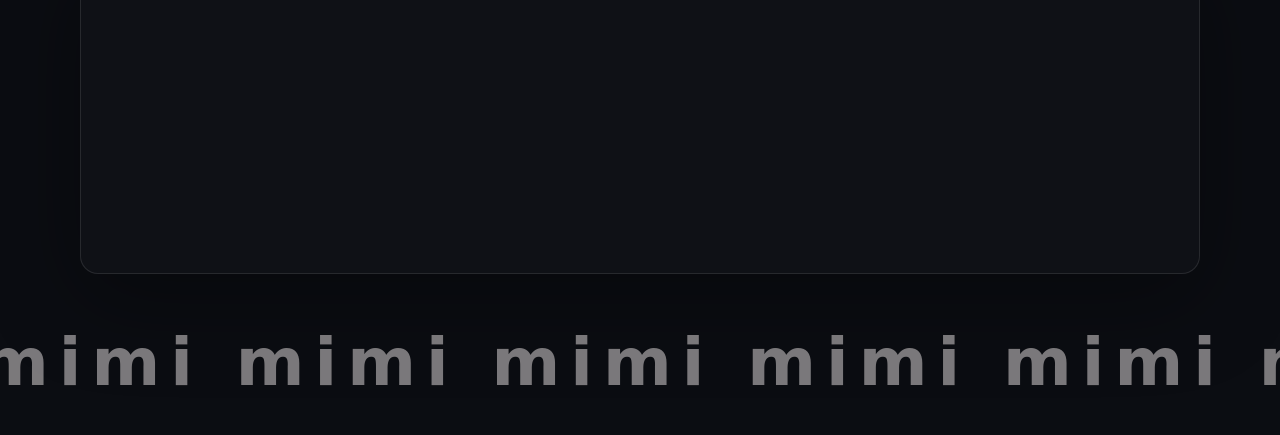
<file: mimi - page/work.html>
<!doctype html>
<html lang="ru">
<head>
  <meta charset="utf-8" />
  <meta name="viewport" content="width=device-width,initial-scale=1" />
  <title>Mimi brand — mimi</title>
  <meta name="description" content="Бренд и визуальная система Mimi. Галерея и примеры." />
  <link rel="stylesheet" href="mimi.css">
  <link rel="stylesheet" href="https://cdn.jsdelivr.net/npm/bootstrap-icons@1.11.3/font/bootstrap-icons.min.css" />

  <style>
    :root{
        --navH: 64px;
      --page-accent: rgba(91,44,255,.12);
      --page-accent2: rgba(255,176,0,.10);
    }

    .content{
      min-width: 0;
      padding: 22px 0 70px;}

    .page-hero{ padding: 18px; }
    .page-hero .shell{
      border-radius: 36px;
      border: 1px solid rgba(15,23,42,.08);
      box-shadow: 0 24px 80px rgba(2,6,23,.10);
      overflow:hidden;
      background:
        radial-gradient(900px 520px at 18% 12%, var(--page-accent), transparent 60%),
        radial-gradient(760px 460px at 82% 18%, var(--page-accent2), transparent 62%),
        linear-gradient(180deg, rgba(255,255,255,.92), rgba(255,255,255,.72));
    }
    .page-hero .band{
      position:relative;
      min-height: 230px;
      background: #e9edf7;
      overflow:hidden;
    }
    .page-hero .band img{
      position:absolute; inset:0;
      width:100%; height:100%;
      object-fit: cover;
      object-position: center 45%;
      transform: scale(1.02);
    }
    .page-hero .band::after{
      content:"";
      position:absolute; inset:0;
      background: linear-gradient(180deg, rgba(2,6,23,.08), rgba(2,6,23,.00) 55%, rgba(2,6,23,.18));
      pointer-events:none;
    }
    .page-hero .water{
      position:absolute; inset:0;
      display:flex; align-items:flex-end;
      padding: 18px 22px;
      pointer-events:none;
      mix-blend-mode: soft-light;
    }
    .page-hero .water span{
      font-size: clamp(34px, 6vw, 72px);
      font-weight: 950;
      letter-spacing: 2px;
      text-transform: uppercase;
      color: rgba(255,255,255,.55);
      line-height: .9;
      white-space: nowrap;
    }
    .page-hero .body{ padding: 26px; }
    .page-hero h1{
      margin:0;
      font-size: clamp(28px, 3.0vw, 48px);
      line-height: 1.06;
      letter-spacing: -0.6px;
      font-weight: 950;
      color: rgba(11,13,18,.96);
    }
    .page-hero p{
      margin: 10px 0 0;
      color: rgba(11,13,18,.62);
      line-height: 1.75;
      font-size: 15px;
      max-width: 78ch;
    }

    .gallery2{
      margin-top: 18px;
      display:grid;
      grid-template-columns: repeat(12, 1fr);
      grid-auto-rows: 10px;
      gap: 10px;
    }
    .g{
      border-radius: 22px;
      overflow:hidden;
      border: 1px solid rgba(15,23,42,.10);
      background: rgba(255,255,255,.72);
      box-shadow: 0 12px 40px rgba(2,6,23,.06);
      cursor:pointer;
      position:relative;
      transition: transform 220ms cubic-bezier(.2,.8,.2,1), box-shadow 220ms cubic-bezier(.2,.8,.2,1), border-color 220ms cubic-bezier(.2,.8,.2,1);
    }
    .g img{ width:100%; height:100%; object-fit: cover; transform: scale(1.01); transition: transform 520ms cubic-bezier(.2,.8,.2,1); }
    .g:hover{ transform: translateY(-3px); border-color: rgba(91,44,255,.22); box-shadow: 0 24px 80px rgba(2,6,23,.12); }
    .g:hover img{ transform: scale(1.06); }

    .g::after{
      content:"";
      position:absolute; inset:0;
      background: linear-gradient(180deg, transparent 58%, rgba(2,6,23,.22));
      opacity:.8;
      pointer-events:none;
    }
    .g1{ grid-column: span 8; grid-row: span 26; }
    .g2{ grid-column: span 4; grid-row: span 13; }
    .g3{ grid-column: span 4; grid-row: span 13; }
    .g4{ grid-column: span 6; grid-row: span 18; }
    .g5{ grid-column: span 6; grid-row: span 18; }

    @media (max-width: 980px){
      .gallery2{ grid-template-columns: repeat(6, 1fr); }
      .g1{ grid-column: span 6; grid-row: span 18; }
      .g2,.g3{ grid-column: span 3; grid-row: span 10; }
      .g4,.g5{ grid-column: span 6; grid-row: span 14; }
    }
    @media (max-width: 560px){
      .gallery2{ grid-template-columns: repeat(2, 1fr); gap: 8px; }
      .g1,.g2,.g3,.g4,.g5{ grid-column: span 2; grid-row: span 14; border-radius: 18px; }
    }
  </style>
</head>

<body>
  <div class="grain"></div>
  <div class="page">

   <!-- LEFT SIDEBAR (desktop) -->
    <aside class="side" aria-label="Основная навигация">
      <div class="side-card">
        <div class="text11">
          <div class="logo logo--mimi" aria-label="mimi">
              <span>m</span><span>i</span><span>m</span><span>i</span>
            </div>
          <div class="side-title">Minimise Marketing Agency</div>
        </div>
        

        <nav class="side-nav">
          <a href="index.html"><i class="bi bi-house" aria-hidden="true"></i><span>Главная</span></a>
          <a href="about.html" aria-current="page"><i class="bi bi-info-circle" aria-hidden="true"></i><span>О нас</span></a>
          <a href="services.html"><i class="bi bi-grid" aria-hidden="true"></i><span>Услуги</span></a>
          <a href="work.html"><i class="bi bi-images" aria-hidden="true"></i><span>Бренд</span></a>
          <a href="contact.html"><i class="bi bi-chat-dots" aria-hidden="true"></i><span>Контакты</span></a>
        </nav>

        <a class="pill-mini" href="contact.html">
          <span class="dot" aria-hidden="true"></span>
          <span>связаться</span>
        </a>
      </div>
    </aside>


  <main class="content">
    <section class="page-hero">
      <div class="shell">
        <div class="band" aria-hidden="true">
          <img src="img/bg2.jpg" alt="" loading="eager" decoding="async">
          <div class="water"><span>BRAND</span></div>
        </div>
        <div class="body">
          <div class="kicker"><i aria-hidden="true"></i> визуальный характер</div>
          <h1>Mimi brand. <span class="accent">Узнаваемость</span>, которая держит планку.</h1>
          <p>Здесь — визуальные примеры. <br> Минимализм ≠ пустота. <br> Каждая деталь должна выглядеть осознанно.</p>

          <div class="gallery2" aria-label="Галерея работ">
            <figure class="g g1"><img src="img/brand1.jpg" alt="Work 1" loading="lazy" decoding="async"></figure>
            <figure class="g g2"><img src="img/brand2.jpg" alt="Work 2" loading="lazy" decoding="async"></figure>
            <figure data-reveal="up" class="g g3"><img src="img/brand3.jpg" alt="Work 3" loading="lazy" decoding="async"></figure>
            <figure data-reveal="up" class="g g4"><img src="img/brand4.jpg" alt="Work 4" loading="lazy" decoding="async"></figure>
            <figure data-reveal="up" class="g g5"><img src="img/brand5.jpg" alt="Work 5" loading="lazy" decoding="async"></figure>
            <figure data-reveal="up" class="g g2"><img src="img/brand6.jpg" alt="Work 6" loading="lazy" decoding="async"></figure>
            <figure data-reveal="up" class="g g3"><img src="img/brand7.jpg" alt="Work 7" loading="lazy" decoding="async"></figure>
            <figure data-reveal="up" class="g g4"><img src="img/brand8.jpg" alt="Work 8" loading="lazy" decoding="async"></figure>
            <figure data-reveal="up" class="g g5"><img src="img/brand9.jpg" alt="Work 9" loading="lazy" decoding="async"></figure>
            <figure data-reveal="up" class="g g2"><img src="img/shirt1.jpg" alt="Work 10" loading="lazy" decoding="async"></figure>
            <figure data-reveal="up" class="g g3"><img src="img/shirt2.jpg" alt="Work 11" loading="lazy" decoding="async"></figure>
            <figure data-reveal="up" class="g g4"><img src="img/shirt3.jpg" alt="Work 12" loading="lazy" decoding="async"></figure>
            <figure data-reveal="up" class="g g5"><img src="img/shirt4.jpg" alt="Work 13" loading="lazy" decoding="async"></figure>
          </div>
        </div>
      </div>
    </section>

    <div class="lightbox" id="lightbox" aria-hidden="true">
      <button class="lightbox-close" type="button" aria-label="Закрыть">×</button>
      <img class="lightbox-img" alt="">
    </div>
  </main>
  </div>


  
  <nav class="bottom-nav" data-nav="bottom" aria-label="Нижнее меню">
    <div class="wrap">
      <a class="bnav-link" href="index.html" aria-label="Главная"><i class="bi bi-house" aria-hidden="true"></i><p>Главная</p></a>
      <a class="bnav-link" href="about.html" aria-label="О нас"><i class="bi bi-info-circle" aria-hidden="true"></i><p>О нас</p></a>
      <a class="bnav-link" href="services.html" aria-label="Услуги"><i class="bi bi-grid" aria-hidden="true"></i><p>Услуги</p></a>
      <a class="bnav-link" href="work.html" aria-label="Бренд"><i class="bi bi-images" aria-hidden="true"></i><p>Бренд</p></a>
      <a class="bnav-link" href="contact.html" aria-label="Контакты"><i class="bi bi-chat-dots" aria-hidden="true"></i><p>Контакты</p></a>
    </div>
  </nav>

    <!-- FOOTER (dark, clean) -->
<footer class="mimi-footer" role="contentinfo">
  <div class="mimi-footer__inner">
    <!-- LEFT -->
    <div class="mimi-footer__brand">
      <div class="mimi-footer__headline">
        Minimise the noise <br>
        Maximise the <br>  
        impact<span class="mimi-footer__reg">®</span>
      </div>

      <div class="mimi-footer__logo" aria-label="mimi">
        <div class="logo logo--mimi">
          <span>m</span><span>i</span><span>m</span><span>i</span>
        </div>
      </div>

      <div class="mimi-footer__copy">
        © <span id="year"></span> MINIMISE MARKETING AGENCY
      </div>
    </div>

    <!-- ADDRESS -->
    <div class="mimi-footer__col">
      <div class="mimi-footer__title">ADDRESS</div>

      <div class="mimi-footer__lines">
        <a class="mimi-footer__link" href="mailto:mimi.marketing.agency.tj@mail.ru">mimi.marketing.agency.tj@mail.ru</a><br>
        <a class="mimi-footer__link" href="https://wa.me/000000000000" target="_blank" rel="noreferrer">+992 07 021 77 55</a><br>
        Таджикистан, Душанбе<br>
        Улица Айни 21/17
      </div>

      <a class="mimi-footer__maplink"
         href="https://www.google.com/maps?q=%D0%A2%D0%B0%D0%B4%D0%B6%D0%B8%D0%BA%D0%B8%D1%81%D1%82%D0%B0%D0%BD%2C%20%D0%94%D1%83%D1%88%D0%B0%D0%BD%D0%B1%D0%B5%2C%20%D0%A3%D0%BB%D0%B8%D1%86%D0%B0%20%D0%90%D0%B9%D0%BD%D0%B8%2021%2F17"
         target="_blank" rel="noreferrer">
        НА КАРТЕ <i class="bi bi-arrow-right-short" aria-hidden="true"></i>
      </a>
    </div>

    <!-- PAGES -->
    <div class="mimi-footer__col">
      <div class="mimi-footer__title">PAGES</div>
      <nav class="mimi-footer__nav" aria-label="Навигация в футере">
        <a href="index.html">Главная</a>
        <a href="about.html">О нас</a>
        <a href="services.html">Услуги</a>
        <a href="work.html">Бренд</a>
        <a href="contact.html">Контакты</a>
      </nav>
    </div>

    <!-- SOCIAL -->
    <div class="mimi-footer__col mimi-footer__col--right">
      <div class="mimi-footer__title">FOLLOW US</div>

      <div class="mimi-footer__socials" aria-label="Социальные сети">
        <a class="mimi-footer__social" href="https://instagram.com/mimi.agency.tj" target="_blank" rel="noreferrer" aria-label="Instagram">
          <i class="bi bi-instagram" aria-hidden="true"></i>
        </a>
        <a class="mimi-footer__social" href="https://www.facebook.com/profile.php?id=61586084697099" target="_blank" rel="noreferrer" aria-label="Facebook">
          <i class="bi bi-facebook" aria-hidden="true"></i>
        </a>
        <a class="mimi-footer__social" href="https://wa.me/992070217755" target="_blank" rel="noreferrer" aria-label="WhatsApp">
          <i class="bi bi-whatsapp" aria-hidden="true"></i>
        </a>
      </div>
    </div>
  </div>

  <!-- MAP (same dark section, under footer) -->
  <div class="mimi-footer__mapwrap" aria-label="Карта">
    <div class="mimi-footer__maphead">
      <div class="mimi-footer__title">MAP</div>
      <a class="mimi-footer__maplink"
         href="https://www.google.com/maps?q=%D0%A2%D0%B0%D0%B4%D0%B6%D0%B8%D0%BA%D0%B8%D1%81%D1%82%D0%B0%D0%BD%2C%20%D0%94%D1%83%D1%88%D0%B0%D0%BD%D0%B1%D0%B5%2C%20%D0%A3%D0%BB%D0%B8%D1%86%D0%B0%20%D0%90%D0%B9%D0%BD%D0%B8%2021%2F17"
         target="_blank" rel="noreferrer">
        ПОСМОТРЕТЬ НА - GOOGLE MAPS <i class="bi bi-arrow-right-short" aria-hidden="true"></i>
      </a>
    </div>

    <div class="mimi-footer__map">
      <iframe
        title="mimi — Таджикистан, Душанбе, Улица Айни 21/17"
        loading="lazy"
        referrerpolicy="no-referrer-when-downgrade"
        src="https://www.google.com/maps?q=%D0%A2%D0%B0%D0%B4%D0%B6%D0%B8%D0%BA%D0%B8%D1%81%D1%82%D0%B0%D0%BD%2C%20%D0%94%D1%83%D1%88%D0%B0%D0%BD%D0%B1%D0%B5%2C%20%D0%A3%D0%BB%D0%B8%D1%86%D0%B0%20%D0%90%D0%B9%D0%BD%D0%B8%2021%2F17&output=embed">
      </iframe>
    </div>

        <div class="mimi-wall" aria-hidden="true">
      <span>mimi mimi mimi mimi mimi mimi mimi mimi mimi mimi mimi mimi mimi mimi mimi mimi </span>
      <span>mimi mimi mimi mimi mimi mimi mimi mimi mimi mimi mimi mimi mimi mimi mimi mimi </span>
    </div>
  </div>
</footer>

  <script src="reveal.js"></script>
</body>
</html>
</file>
<file: mimi - page/mimi.css>
/* ======================================================================
   mimi.css (cleaned + cross-browser friendly)
   - убраны дубли (footer/reponsive)
   - добавлены безопасные дефолты (tap highlight, text-size-adjust)
   - улучшены sticky/viewport моменты, grid fallback на малых экранах
   - футер тёмный + карта (как на референсе)
   ====================================================================== */

/* ====== CSS Vars ====== */
:root{
  --navH: 64px;
  --sideW: 248px;

  --revealDur: 700ms;
  --revealEase: cubic-bezier(.2,.8,.2,1);

  --bg: #f6f7fb;
  --bg2: #ffffff;

  --text: #0b0d12;
  --muted: rgba(11,13,18,.62);
  --muted2: rgba(11,13,18,.45);

  --stroke: rgba(15, 23, 42, .10);

  --brand: #5b2cff;
  --brand2: #00c2ff;

  --shadow: 0 18px 60px rgba(2,6,23,.08);
  --shadow2: 0 10px 30px rgba(2,6,23,.06);

  --r-xl: 24px;
  --r-lg: 18px;
  --r-md: 16px;
  --r-sm: 14px;

  --container: 1120px;
  --gap: 18px;

  --ease: cubic-bezier(.2,.8,.2,1);
  --t: 220ms var(--ease);
  --t2: 520ms var(--ease);
}

/* ====== Base reset ====== */
*,
*::before,
*::after{ box-sizing:border-box; }

html,body{ height:100%; }

html{
  -webkit-text-size-adjust: 100%;
  text-size-adjust: 100%;
  scroll-behavior: smooth;
}

body{
  margin: 0;
  color: var(--text);
  background: var(--bg);
  font-family: ui-sans-serif, system-ui, -apple-system, "Segoe UI", Roboto, Inter, Arial, "Helvetica Neue", sans-serif;
  letter-spacing: .2px;
  overflow-x: hidden;
}

a{ color:inherit; text-decoration:none; }
button{ font:inherit; color:inherit; background:none; border:none; }
img{ max-width:100%; height:auto; display:block; }

:focus-visible{
  outline: 2px solid rgba(0,194,255,.55);
  outline-offset: 3px;
}

::selection{
  background: rgba(91,44,255,.22);
}

/* iOS tap */
a,button{
  -webkit-tap-highlight-color: transparent;
}

/* ====== Subtle grain ====== */
.grain{
  pointer-events:none;
  position:fixed;
  inset:-30%;
  z-index:-1;
  background-image:url("data:image/svg+xml,%3Csvg xmlns='http://www.w3.org/2000/svg' width='220' height='220'%3E%3Cfilter id='n'%3E%3CfeTurbulence type='fractalNoise' baseFrequency='.8' numOctaves='3' stitchTiles='stitch'/%3E%3C/filter%3E%3Crect width='220' height='220' filter='url(%23n)' opacity='.2'/%3E%3C/svg%3E");
  opacity:.025;
  mix-blend-mode:multiply;
  transform:rotate(2deg);
}

/* ====== Layout ====== */
.page{
  display:grid;
  grid-template-columns: var(--sideW) 1fr;
  gap: 28px;
  width: 100%;
  min-height: 100vh;
  padding: 0;
}

/* ====== Sidebar ====== */
.side-card{
  padding: 16px;
  padding-right: 18px;
  background: #fff;
  max-width: 150px;
  border: 1px solid rgba(15,23,42,.08);
  box-shadow: var(--shadow2);
  position: sticky;
  top: 0;
  display: flex;
  flex-direction: column;
  align-items: center;
  justify-content: center;
  gap: 100px;
  height: 100vh;
}

.logo{
  font-weight: 900;
  letter-spacing: .2px;
  font-size: 18px;
  line-height:1;
  text-transform: lowercase;
  position:relative;
  display:inline-block;
}

/* ====== Mimi logo (signal dot + scanline) ====== */
.logo--mimi{
  font-weight: 950;
  font-size: 18px;
  letter-spacing: -0.6px;
  line-height: 1;
  text-transform: lowercase;
  display: inline-flex;
  align-items: baseline;
  gap: 0;
  position: relative;
  isolation: isolate;
}

.logo--mimi > span{
  position: relative;
  display: inline-block;
  transform: translateZ(0);
}

.logo--mimi > span:last-child::before{
  content: "";
  position: absolute;
  width: 6px;
  height: 6px;
  border-radius: 999px;
  left: 50%;
  top: -10px;
  transform: translateX(-50%);
  background: linear-gradient(135deg, #9dff00, #b6ff25);
  box-shadow:
    0 0 0 5px rgba(91,44,255,.12),
    0 10px 30px rgba(91,44,255,.18);
}

.logo--mimi::after{
  content: "";
  position: absolute;
  left: -6px;
  right: -6px;
  top: 55%;
  height: 1px;
  background: linear-gradient(90deg,
    transparent,
    rgba(91,44,255,.40),
    rgba(0,194,255,.40),
    transparent
  );
  opacity: .35;
  transform: translateY(0);
  z-index: -1;
}

.logo--mimi:hover::after{
  opacity: .55;
  transform: translateY(-1px);
  transition: opacity 220ms var(--ease), transform 220ms var(--ease);
}

.logo--mimi:hover > span{
  transition: transform 220ms var(--ease);
}

.logo--mimi > span:nth-child(1){ transform: translateY(-1.2px); }
.logo--mimi > span:nth-child(2){ transform: translateY(0.9px); }
.logo--mimi > span:nth-child(3){ transform: translateY(-1px); }
.logo--mimi > span:nth-child(4){ transform: translateY(1.1px); }

.logo--mimi:hover > span:nth-child(1),
.logo--mimi:hover > span:nth-child(2),
.logo--mimi:hover > span:nth-child(3),
.logo--mimi:hover > span:nth-child(4){ transform: translateY(0); }

.side-title{
  margin-top: 10px;
  color: rgba(11,13,18,.50);
  font-size: 8px;
  letter-spacing: 1.6px;
  text-transform: uppercase;
}

.side-nav{
  display:flex;
  flex-direction:column;
  gap: 36px;
  margin-top: 10px;
}

.side-nav a{
  display:flex;
  align-items:center;
  gap:10px;
  padding: 10px 12px;
  border-radius: 14px;
  color: rgba(11,13,18,.70);
  font-size: 13px;
  transition: background var(--t), color var(--t), transform var(--t);
}

.side-nav a i{
  font-size: 16px;
  color: rgba(11,13,18,.78);
}

.side-nav a:hover{
  background: rgba(91,44,255,.08);
  color: rgba(11,13,18,.95);
  transform: translateY(-1px);
}

.side-actions{ margin-top: 14px; }

.pill-mini{
  display:inline-flex;
  align-items:center;
  gap:10px;
  padding: 10px 14px;
  border-radius:999px;
  border: 1px solid rgba(15,23,42,.10);
  background: #fff;
  box-shadow: var(--shadow2);
  transition: transform var(--t), border-color var(--t), box-shadow var(--t);
  cursor:pointer;
  user-select:none;
  white-space:nowrap;
  font-size: 12px;
  letter-spacing: 1.1px;
  text-transform: uppercase;
  color: rgba(11,13,18,.90);
}
.pill-mini:hover{
  transform: translateY(-2px);
  border-color: rgba(91,44,255,.22);
  box-shadow: var(--shadow);
}
.pill-mini .dot{
  width:8px;height:8px;border-radius:99px;
  background: linear-gradient(135deg, #009dff, #25f0ff);
  box-shadow: 0 0 0 6px rgba(174, 220, 37, 0.1);
}

/* ====== Content ====== */
.content{
  min-width: 0;
  padding: 0;
  margin-left: -60px;
}

/* ====== Buttons ====== */
.btn{
  display:inline-flex;
  align-items:center;
  justify-content:center;
  gap: 10px;
  padding: 12px 16px;
  border-radius: 999px;
  border: 1px solid rgba(15,23,42,.10);
  background: #fff;
  cursor:pointer;
  transition: transform var(--t), border-color var(--t), box-shadow var(--t), color var(--t), background var(--t);
  box-shadow: var(--shadow2);
  user-select:none;
  font-size: 14px;
  color: rgba(11,13,18,.92);
}
.btn:hover{
  transform: translateY(-2px);
  border-color: rgba(91,44,255,.22);
  box-shadow: var(--shadow);
}

.btn-primary{
  background: linear-gradient(135deg, rgba(91,44,255,.98), rgba(0,194,255,.92));
  border-color: rgba(91,44,255,.35);
  color:#fff;
  box-shadow: 0 18px 60px rgba(91,44,255,.18);
}
.btn-primary:hover{
  transform: translateY(-2px) scale(1.01);
  box-shadow: 0 26px 90px rgba(91,44,255,.22);
  border-color: rgba(0,194,255,.40);
}

.btn .arrow{
  width: 28px; height: 28px;
  border-radius: 999px;
  background: rgba(255,255,255,.18);
  display:inline-grid;
  place-items:center;
  transition: transform var(--t), background var(--t);
}
.btn:hover .arrow{ transform: translateX(2px); }
.btn:not(.btn-primary) .arrow{ background: rgba(11,13,18,.06); }

/* ====== Social icon buttons ====== */
.socials{ display:flex; gap: 10px; }

.iconbtn{
  width: 42px; height: 42px;
  border-radius: 999px;
  display:grid;
  place-items:center;
  border: 1px solid rgba(15,23,42,.10);
  background: #fff;
  box-shadow: var(--shadow2);
  transition: transform var(--t), border-color var(--t), box-shadow var(--t);
}
.iconbtn:hover{
  transform: translateY(-2px);
  border-color: rgba(91,44,255,.22);
  box-shadow: var(--shadow);
}

/* ====== Sections ====== */
.section-head{
  display:flex;
  align-items:flex-end;
  justify-content:space-between;
  gap: 16px;
  margin-top: 30px;
}

.section-title{
  margin:0;
  font-size: 12px;
  letter-spacing: 2px;
  text-transform: uppercase;
  width: 100%;
  color: rgba(11,13,18,.55);
  text-align: left;
}

.section-a{
  color: #00c2ff;
  margin:0 auto;
  font-size: 12px;
  letter-spacing: 2px;
  text-transform: uppercase;
  width: 100%;
}
.section-a:hover{
  color: #009dff;
  text-decoration: underline;
}

.grid{
  display:grid;
  gap: var(--gap);
  margin-top: var(--gap);
}
.grid-2{ grid-template-columns: 1fr 1fr; }
.grid-3{ grid-template-columns: 1fr 1fr 1fr; }

/* ====== Clean cards ====== */
.card,
.big-block,
.tile,
.svc,
.brand-item{
  background: #fff;
  border: 1px solid rgba(15,23,42,.08);
  border-radius: var(--r-xl);
  box-shadow: var(--shadow2);
  overflow:hidden;
  position:relative;
}

/* ====== Hero ====== */
.hero{ margin-top: 4px; }

.hero-shell{
  border-radius: calc(var(--r-xl) + 6px);
  overflow:hidden;
  box-shadow: var(--shadow);
  border: 1px solid rgba(15,23,42,.08);
  background: #fff;
}

.hero-band{
  position: relative;
  min-height: 300px;
  background: #0b0d12;
  overflow:hidden;
}

.hero-band img{
  position:absolute;
  inset:0;
  width:100%;
  height:100%;
  object-fit: cover;
  object-position: center 44%;
  filter: saturate(1.02) contrast(1.05);
  transform: scale(1.2);
}

.hero-body{
  position: relative;
  display:grid;
  grid-template-columns: 1.2fr .8fr;
  gap: 22px;
  padding: 28px;
  background: #fff;
}

.kicker{
  display:inline-flex;
  align-items:center;
  gap:10px;
  padding: 8px 12px;
  border-radius:999px;
  border: 1px solid rgba(15,23,42,.10);
  background: rgba(11,13,18,.03);
  color: rgba(11,13,18,.82);
  font-size: 12px;
  letter-spacing: 1.4px;
  text-transform: uppercase;
  margin-bottom: 14px;
}

.kicker i{
  width:8px;height:8px;border-radius:99px;
  background: linear-gradient(135deg, #009dff, #25f0ff);
  box-shadow: 0 0 0 7px rgba(146, 255, 44, 0.1);
  display:inline-block;
}

.h1{
  margin: 0;
  font-size: clamp(42px, 4.4vw, 74px);
  line-height: 1.00;
  letter-spacing: -1.2px;
  font-weight: 950;
  color: rgba(11,13,18,.98);
}

.h1 .accent{
  background: linear-gradient(135deg, var(--brand), var(--brand2));
  -webkit-background-clip: text;
  background-clip: text;
  color: transparent;
}

.lead{
  margin: 14px 0 0;
  color: rgba(11,13,18,.62);
  font-size: 16px;
  line-height: 1.65;
  max-width: 56ch;
}

.hero-actions{
  display:flex;
  flex-wrap:wrap;
  gap: 12px;
  margin: 20px 0 0;
  align-items:center;
}

.hero-signal{
  border-radius: 22px;
  border: 1px solid rgba(15,23,42,.08);
  background:
    radial-gradient(480px 240px at 20% 20%, rgba(91,44,255,.10), transparent 60%),
    radial-gradient(520px 260px at 80% 60%, rgba(0,194,255,.10), transparent 62%),
    #fff;
  box-shadow: var(--shadow2);
  padding: 18px;
  min-height: 240px;
  display:flex;
  flex-direction:column;
  gap: 12px;
}

.signal-row{
  display:flex;
  justify-content:space-between;
  gap: 10px;
  padding: 12px 12px;
  border-radius: 16px;
  border: 1px solid rgba(15,23,42,.08);
  background: #fff;
}

.signal-row .k{
  font-size: 11px;
  letter-spacing: 1.6px;
  text-transform: uppercase;
  color: rgba(11,13,18,.55);
}

.signal-row .v{
  font-weight: 850;
  color: rgba(11,13,18,.92);
  font-size: 13px;
  white-space: nowrap;
}

.signal-note{
  margin-top:auto;
  padding-top: 10px;
  border-top: 1px solid rgba(15,23,42,.08);
  color: rgba(11,13,18,.60);
  line-height: 1.6;
  font-size: 13px;
}
.signal-note b{ color: rgba(11,13,18,.92); }

/* ===============================
   FAQ SECTION (SMOOTH OPEN)
   =============================== */

.faq-section{
  max-width: 820px;
  margin: 24px auto 0;
  display: grid;
  gap: 14px;
}


/* Карточка */
.faq-item{
  background: #fff;
  border: 1px solid rgba(15,23,42,.08);
  border-radius: 18px;
  box-shadow: var(--shadow2);

  overflow: hidden;

  transition:
    border-color .25s ease,
    box-shadow .25s ease;
}


/* Заголовок */
.faq-item summary{
  list-style: none;
  cursor: pointer;

  padding: 18px 20px;

  font-size: 15px;
  font-weight: 700;
  color: rgba(11,13,18,.92);

  display: flex;
  justify-content: space-between;
  align-items: center;
}

.faq-item summary::-webkit-details-marker{
  display: none;
}


/* Плюс */
.faq-item summary::after{
  content: "+";
  font-size: 22px;
  font-weight: 600;
  color: var(--brand);

  transition: transform .3s ease;
}


/* Контент */
.faq-item p{
  margin: 0;

  padding: 0 20px;

  font-size: 14px;
  line-height: 1.7;
  color: rgba(11,13,18,.68);

  max-height: 0;
  overflow: hidden;

  transition:
    max-height .45s cubic-bezier(.2,.8,.2,1),
    padding .25s ease,
    opacity .25s ease;

  opacity: 0;
}


/* Когда открыт */
.faq-item[open]{
  border-color: rgba(91,44,255,.25);
  box-shadow: var(--shadow);
}

.faq-item[open] summary::after{
  transform: rotate(45deg);
}

.faq-item[open] p{
  max-height: 500px; /* запас */
  padding: 12px 20px 18px;
  opacity: 1;
}


/* Hover */
.faq-item:hover{
  border-color: rgba(91,44,255,.18);
}

/* ===============================
   X DIAGONAL BRAND (MIMI STYLE)
   =============================== */

.x-diagonal{
  position: relative;
  left: -67px;
  width: 113%;
  height: 55vh;
  overflow: hidden;
  margin-top: -100px;
  z-index: -1;
}


/* Общая линия */
.x-line{
  position: absolute;

  width: 160%;
  left: -30%;
  top: 50%;

  display: flex;
  align-items: center;
  background: #3b1a73;
  white-space: nowrap;
}

.x-line.line-1{
    background: #3b1a73;
    color: #d9f25a;
}
.x-line.line-2{
    background: #d9f25a;
    color: #3b1a73;
}

/* Текст */
.x-text{
  display: inline-block;

  font-size: 36px;
  font-weight: 900;
  letter-spacing: 6px;
  text-transform: lowercase;

  padding: 26px 0;


  animation: x-scroll 22s linear infinite;
}


/* Анимация */
@keyframes x-scroll{
  from{
    transform: translateX(0);
  }

  to{
    transform: translateX(-50%);
  }
}

/* ====== Tiles ====== */
.tile{
  padding: 18px;
  border-radius: var(--r-xl);
  min-height: 152px;
  display:flex;
  flex-direction:column;
  justify-content:space-between;
  transition: transform var(--t), border-color var(--t), box-shadow var(--t);
}
.tile:hover{
  transform: translateY(-3px);
  border-color: rgba(91,44,255,.18);
  box-shadow: var(--shadow);
}
.tile .t-title{
  margin:0;
  font-weight: 900;
  letter-spacing:-.2px;
  font-size: 15px;
  color: rgba(11,13,18,.92);
}
.tile .t-sub{
  margin-top: 8px;
  color: rgba(11,13,18,.62);
  font-size: 13px;
  line-height: 1.65;
}
.tile .sub2{
  margin-top: auto;
  color: rgba(11,13,18,.62);
  font-size: 13px;
  font-weight: 600;
  letter-spacing:-.2px;
  line-height: 1.65;
}

.chiprow{
  display:flex;
  gap: 8px;
  flex-wrap:wrap;
  margin-top: 14px;
}
.chip{
  font-size: 11px;
  text-transform: uppercase;
  letter-spacing: 1.2px;
  color: rgba(11,13,18,.72);
  background: rgba(91,44,255,.08);
  border: 1px solid rgba(91,44,255,.14);
  padding: 6px 10px;
  border-radius: 999px;
}

/* ====== Big blocks ====== */
.big-block{
  padding: 20px;
  border-radius: var(--r-xl);
  min-height: 140px;
}
.big-block .label{
  font-size: 12px;
  color: rgba(11,13,18,.52);
  text-transform: uppercase;
  letter-spacing: 1.8px;
}
.big-block .text{
  margin-top: 12px;
  color: rgba(11,13,18,.78);
  font-size: 14px;
  line-height: 1.75;
  max-width: 100%;
}
.big-block.important{
  max-width: 760px;
  margin: 0 auto;
  text-align:center;
}

/* ====== Brand grid ====== */
.brand-grid{
  display:grid;
  grid-template-columns: repeat(12, 1fr);
  grid-auto-rows: 10px;
  gap: 10px;
  margin-top: var(--gap);
}

.brand-item{
  margin: 0;
  border-radius: 22px;
  overflow:hidden;
  cursor:pointer;
  transition: transform var(--t), border-color var(--t), box-shadow var(--t);
  grid-column: span 4;
  grid-row: span 12;
}
.brand-item.tall{ grid-row: span 22; }

.brand-item::after{
  content:"";
  position:absolute;
  inset:0;
  background: linear-gradient(180deg, transparent 60%, rgba(2,6,23,.30));
  opacity: .9;
  pointer-events:none;
}

.brand-item img{
  width:100%;
  height:100%;
  object-fit: cover;
  transform: scale(1.01);
  transition: transform var(--t2), filter var(--t);
  filter: saturate(1.02) contrast(1.03);
}

.brand-item:hover{
  transform: translateY(-3px);
  border-color: rgba(91,44,255,.20);
  box-shadow: var(--shadow);
}
.brand-item:hover img{ transform: scale(1.06); }

/* ====== Lightbox ====== */
.lightbox{
  position: fixed;
  inset: 0;
  z-index: 120;
  display: none;
  place-items: center;
  background: rgba(2,6,23,.55);
  -webkit-backdrop-filter: blur(10px);
  backdrop-filter: blur(10px);
  padding: 18px;
}
.lightbox.open{ display:grid; }

.lightbox-img{
  max-width: min(1100px, 96vw);
  max-height: 86vh;
  border-radius: 22px;
  border: 1px solid rgba(255,255,255,.18);
  box-shadow: 0 24px 90px rgba(2,6,23,.45);
  background: rgba(255,255,255,.04);
}

.lightbox-close{
  position: fixed;
  top: 14px;
  right: 14px;
  width: 46px;
  height: 46px;
  border-radius: 999px;
  border: 1px solid rgba(255,255,255,.22);
  background: rgba(255,255,255,.14);
  color: rgba(255,255,255,.92);
  font-size: 26px;
  line-height: 1;
  cursor: pointer;
}

/* ====== Reveal ====== */
[data-reveal]{
  opacity: 0;
  transform: translate3d(0, 18px, 0);
  transition:
    opacity var(--revealDur) var(--revealEase),
    transform var(--revealDur) var(--revealEase);
  will-change: transform, opacity;
}
[data-reveal].in{
  opacity: 1;
  transform: translate3d(0,0,0);
}

[data-reveal="up"]{ transform: translate3d(0, 22px, 0); }
[data-reveal="down"]{ transform: translate3d(0, -22px, 0); }
[data-reveal="left"]{ transform: translate3d(26px, 0, 0); }
[data-reveal="right"]{ transform: translate3d(-26px, 0, 0); }
[data-reveal="zoom"]{ transform: translate3d(0, 10px, 0) scale(.96); }

/* ====== Bottom nav (mobile) ====== */
.bottom-nav{
  position: fixed;
  left: 0;
  right: 0;
  bottom: 0;
  height: var(--navH);
  display:none;
  z-index: 80;
  background: rgba(255,255,255,.96);
  -webkit-backdrop-filter: blur(12px);
  backdrop-filter: blur(12px);
  border-top: 1px solid rgba(15,23,42,.10);
  will-change: transform;
}

.bottom-nav a{
  display: flex;
  flex-direction: column;
  font-size: 8px;
  gap: 2px;
  align-items:center;
  justify-content:center;
}

.bottom-nav .wrap{
  height:100%;
  display:grid;
  grid-template-columns: repeat(5, 1fr);
  align-items:center;
  width: min(var(--container), 100%);
  margin: 0 auto;
  padding: 0 8px;
}

.bnav-link{
  height: calc(var(--navH) - 10px);
  display:flex;
  align-items:center;
  justify-content:center;
  border-radius: 16px;
  color: rgba(11,13,18,.62);
  transition: background .2s ease, color .2s ease, transform .2s ease;
}

.bnav-link i{ font-size: 22px; }

.bnav-link:hover{
  background: rgba(91,44,255,.08);
  color: rgba(11,13,18,.92);
  transform: translateY(-1px);
}

.bnav-link[aria-current="page"]{
  color: rgba(11,13,18,.95);
  background: rgba(11,13,18,.06);
}

/* ======================================================================
   DARK FOOTER (reference style) + MAP
   ====================================================================== */
.mimi-footer{
  margin-top: 28px;
  background: #0b0d12;
  color: rgba(255,255,255,.82);
  border-top: 1px solid rgba(255,255,255,.08);
}

.mimi-footer__inner{
  width: min(var(--container), calc(100% - 40px));
  margin: 0 auto;
  padding: 34px 0;
  display: grid;
  grid-template-columns: 1.35fr 1fr 1fr .9fr;
  gap: 28px;
  align-items: start;
}

.mimi-footer__brand{ padding-right: 10px; }

.mimi-footer__headline{
  font-weight: 900;
  letter-spacing: -0.6px;
  line-height: 1.0;
  font-size: clamp(28px, 3.2vw, 44px);
  color: rgba(255,255,255,.92);
}

.mimi-footer__reg{
  font-weight: 300;
  font-size: .55em;
  vertical-align: super;
  margin-left: 2px;
  opacity: .85;
}

.mimi-footer__logo{ margin-top: 14px; }
.mimi-footer .logo--mimi{ color: rgba(255,255,255,.92); }

.mimi-footer__copy{
  margin-top: 16px;
  font-size: 12px;
  letter-spacing: 1.2px;
  text-transform: uppercase;
  color: rgba(255,255,255,.55);
}

.mimi-footer__col{
  border-left: 1px solid rgba(255,255,255,.08);
  padding-left: 18px;
}

.mimi-footer__title{
  font-size: 11px;
  letter-spacing: 2px;
  text-transform: uppercase;
  color: rgba(255,255,255,.60);
  margin-bottom: 12px;
}

.mimi-footer__lines{
  font-size: 13px;
  line-height: 1.7;
  color: rgba(255,255,255,.72);
}

.mimi-footer__link{
  color: rgba(255,255,255,.86);
  text-decoration: underline;
  text-decoration-color: rgba(255,255,255,.25);
  text-underline-offset: 4px;
  transition: color var(--t), text-decoration-color var(--t);
}
.mimi-footer__link:hover{
  color: #fff;
  text-decoration-color: rgba(0,194,255,.55);
}

.mimi-footer__maplink{
  display: inline-flex;
  align-items: center;
  gap: 6px;
  margin-top: 14px;
  font-size: 11px;
  letter-spacing: 2px;
  text-transform: uppercase;
  color: rgba(255,255,255,.78);
  transition: transform var(--t), color var(--t);
}
.mimi-footer__maplink:hover{
  transform: translateX(2px);
  color: #fff;
}

.mimi-footer__nav{
  display: grid;
  gap: 10px;
}
.mimi-footer__nav a{
  color: rgba(255,255,255,.76);
  font-size: 13px;
  letter-spacing: .2px;
  transition: color var(--t), transform var(--t);
}
.mimi-footer__nav a:hover{
  color: #fff;
  transform: translateX(2px);
}

.mimi-footer__col--right{
  display: flex;
  flex-direction: column;
  align-items: flex-start;
}

.mimi-footer__socials{
  display: flex;
  gap: 14px;
  margin-top: 2px;
}

.mimi-footer__social{
  width: 40px;
  height: 40px;
  display: grid;
  place-items: center;
  border-radius: 999px;
  border: 1px solid rgba(255,255,255,.10);
  background: rgba(255,255,255,.03);
  color: rgba(255,255,255,.82);
  transition: transform var(--t), border-color var(--t), background var(--t), color var(--t);
}
.mimi-footer__social i{ font-size: 18px; }

.mimi-footer__social:hover{
  transform: translateY(-2px);
  background: rgba(255,255,255,.06);
  border-color: rgba(0,194,255,.35);
  color: #fff;
}

/* Map under footer */
.mimi-footer__mapwrap{
  width: min(var(--container), calc(100% - 40px));
  margin: 0 auto;
  padding: 18px 0 34px;
  border-top: 1px solid rgba(255,255,255,.08);
}

.mimi-footer__maphead{
  display:flex;
  align-items:center;
  justify-content: space-between;
  gap: 14px;
  padding: 14px 0 12px;
}

.mimi-footer__map{
  border-radius: 18px;
  overflow: hidden;
  border: 1px solid rgba(255,255,255,.10);
  background: rgba(255,255,255,.02);
  box-shadow: 0 24px 90px rgba(0,0,0,.35);
}

.mimi-footer__map iframe{
  width: 100%;
  height: 320px;
  border: 0;
  display: block;
  filter: grayscale(.25) contrast(1.08) saturate(.9);
  opacity: .95;
}


/* mimi logo animation */

.mimi-wall{
  margin-top: 50px;
  font-size: clamp(28px, 5.6vw, 66px);
  letter-spacing: 10px;
  font-weight: 900;
  color: #e3dfdf84;
  text-transform: lowercase;
  white-space:nowrap;
  overflow:hidden;
  user-select:none;
  width: 140%;
  transform: translateX(-100px);
}
.mimi-wall span{
  display:inline-block;
  animation: marquee 18s linear infinite;
  padding-right: 40px;
}
@keyframes marquee{
  from{ transform: translateX(0); }
  to{ transform: translateX(-50%); }
}




.lightbox{
  position: fixed;
  inset: 0;
  z-index: 99999;
  display: none;
  align-items: center;
  justify-content: center;
  background: rgba(2,6,23,.65);
  -webkit-backdrop-filter: blur(10px);
  backdrop-filter: blur(10px);
  padding: 18px;
}

.lightbox.open{
  display: flex;
}

.lightbox-img{
  display: block;
  width: auto;
  height: auto;
  max-width: min(1200px, 96vw);
  max-height: 88vh;
  object-fit: contain;
  border-radius: 22px;
  border: 1px solid rgba(255,255,255,.18);
  box-shadow: 0 24px 90px rgba(2,6,23,.55);
  background: rgba(255,255,255,.04);
}

.lightbox-close{
  position: fixed;
  top: 14px;
  right: 14px;
  width: 46px;
  height: 46px;
  border-radius: 999px;
  border: 1px solid rgba(255,255,255,.22);
  background: rgba(255,255,255,.14);
  color: rgba(255,255,255,.92);
  font-size: 26px;
  line-height: 1;
  cursor: pointer;
}



    /* ====== Office section (premium mosaic) ====== */
.office{
  padding: 18px;
  margin-top: 14px;
}

.office-shell{
  border-radius: 36px;
  border: 1px solid rgba(15,23,42,.08);
  box-shadow: 0 24px 80px rgba(2,6,23,.10);
  overflow: hidden;
  background:
    radial-gradient(900px 520px at 18% 12%, rgba(91,44,255,.10), transparent 60%),
    radial-gradient(760px 460px at 82% 18%, rgba(0,194,255,.10), transparent 62%),
    linear-gradient(180deg, rgba(255,255,255,.92), rgba(255,255,255,.72));
}

.office-head{
  display: grid;
  grid-template-columns: 1.25fr .75fr;
  gap: 18px;
  padding: 26px;
  border-bottom: 1px solid rgba(15,23,42,.08);
}

.office-title{
  margin: 10px 0 0;
  font-size: clamp(22px, 2.6vw, 38px);
  line-height: 1.08;
  letter-spacing: -0.6px;
  font-weight: 950;
  color: rgba(11,13,18,.96);
}

.office-sub{
  margin: 10px 0 0;
  color: rgba(11,13,18,.62);
  line-height: 1.75;
  font-size: 15px;
  max-width: 72ch;
}

.office-meta{
  margin-top: 14px;
  display: grid;
  gap: 8px;
}

.office-meta-row{
  display: flex;
  gap: 10px;
  align-items: flex-start;
  color: rgba(11,13,18,.78);
  font-size: 14px;
  line-height: 1.6;
}

.office-meta-row i{
  margin-top: 2px;
  color: rgba(11,13,18,.65);
}

.office-actions{
  margin-top: 14px;
  display: flex;
  gap: 10px;
  flex-wrap: wrap;
  align-items: center;
}

.office-note{
  border-radius: 22px;
  border: 1px solid rgba(15,23,42,.08);
  background: rgba(255,255,255,.78);
  box-shadow: 0 12px 40px rgba(2,6,23,.06);
  padding: 16px;
  align-self: start;
}

.office-note-title{
  font-size: 12px;
  letter-spacing: 1.8px;
  text-transform: uppercase;
  color: rgba(11,13,18,.82);
  font-weight: 900;
}

.office-note-text{
  margin-top: 10px;
  color: rgba(11,13,18,.62);
  line-height: 1.7;
  font-size: 13.5px;
}

/* Mosaic */
.office-mosaic{
  display: grid;
  grid-template-columns: repeat(12, 1fr);
  grid-auto-rows: 14px;
  gap: 12px;
  padding: 18px;
}

.office-shot{
  position: relative;
  overflow: hidden;
  border-radius: 22px;
  border: 1px solid rgba(15,23,42,.08);
  box-shadow: 0 12px 40px rgba(2,6,23,.08);
  background: #fff;
  cursor: pointer;
  transform: translateZ(0);
  transition: transform var(--t), box-shadow var(--t), border-color var(--t);
}

.office-shot::after{
  content:"";
  position:absolute;
  inset:0;
  background:
    radial-gradient(900px 420px at 20% 10%, rgba(91,44,255,.22), transparent 55%),
    linear-gradient(180deg, transparent 55%, rgba(2,6,23,.28));
  opacity: .55;
  pointer-events:none;
}

.office-shot img{
  width: 100%;
  height: 100%;
  object-fit: cover;
  transform: scale(1.02);
  transition: transform var(--t2), filter var(--t);
  filter: saturate(1.02) contrast(1.04);
}


.office-shot:hover{
  transform: translateY(-3px);
  border-color: rgba(91,44,255,.22);
  box-shadow: 0 18px 60px rgba(2,6,23,.12);
}
.office-shot:hover img{ transform: scale(1.07); }

/* Unusual layout: 1 big + 3 different */
.office-shot--hero{ grid-column: 1 / span 7; grid-row: span 22; }
.office-shot--a{ grid-column: 8 / span 6; grid-row: span 10; }
.office-shot--b{ grid-column: 8 / span 5; grid-row: span 12; }

/* Make it always look “designed” on different screens */
@media (max-width: 980px){
  .office{ padding: 0; }
  .office-head{
    grid-template-columns: 1fr;
    padding: 22px;
  }
  .office-mosaic{
    grid-template-columns: repeat(6, 1fr);
    grid-auto-rows: 16px;
    gap: 10px;
  }
  .office-shot--hero{ grid-column: 1 / span 6; grid-row: span 16; }
  .office-shot--a{ grid-column: 1 / span 6; grid-row: span 14; }
  .office-shot--b{ grid-column: 1 / span 6; grid-row: span 12; }
}



/* ======================================================================
   Responsive
   ====================================================================== */
@media (max-width: 980px){
  :root{ --gap: 14px; --r-xl: 20px; }

  .page{
    grid-template-columns: 1fr;
    padding: 16px 0 calc(var(--navH) + 18px);
  }

  .side,
  .side-card{ display:none; }

  .content{
    width: 100%;
    transform: translateX(0);
    margin: 0;
  }

  .hero-body{ grid-template-columns: 1fr; }
  .grid-2{ grid-template-columns: 1fr; }
  .grid-3{ grid-template-columns: 1fr; }

  .x-text{
  display: inline-block;
  font-size: 20px;
}

.x-diagonal{
  position: relative;
  width: 128%;
  height: 30vh;
  overflow: hidden;
  transform: translateX(10px);
  margin-top: -100px;
  z-index: -1;
}


  .brand-grid{
    grid-template-columns: repeat(6, 1fr);
    gap: 8px;
  }
  .brand-item{ grid-column: span 3; grid-row: span 8; border-radius: 18px; }
  .brand-item.tall{ grid-row: span 16; }

  /* footer responsive */
  .mimi-footer__inner{
    width: min(var(--container), calc(100% - 18px));
    grid-template-columns: 1fr;
    gap: 18px;
    padding: 26px 0;
  }

  .mimi-footer__col{
    border-left: none;
    border-top: 1px solid rgba(255,255,255,.08);
    padding-left: 0;
    padding-top: 16px;
  }

  .mimi-footer__mapwrap{
    width: min(var(--container), calc(100% - 18px));
    padding: 16px 0 calc(var(--navH) + 18px);
  }

  .mimi-footer__map iframe{ height: 260px; }

  .mimi-footer__maphead{
    flex-direction: column;
    align-items: flex-start;
  }
}

@media (max-width: 860px){
  .bottom-nav{ display:block; }
}

/* Accessibility: reduce motion */
@media (prefers-reduced-motion: reduce){
  html{ scroll-behavior:auto !important; }
  [data-reveal]{
    transition:none !important;
    transform:none !important;
    opacity:1 !important;
  }

  .btn, .tile, .brand-item, .side-nav a{
    transition:none !important;
  }

  .logo--mimi::after,
  .logo--mimi > span{
    transition: none !important;
    transform: none !important;
  }
}
</file>
